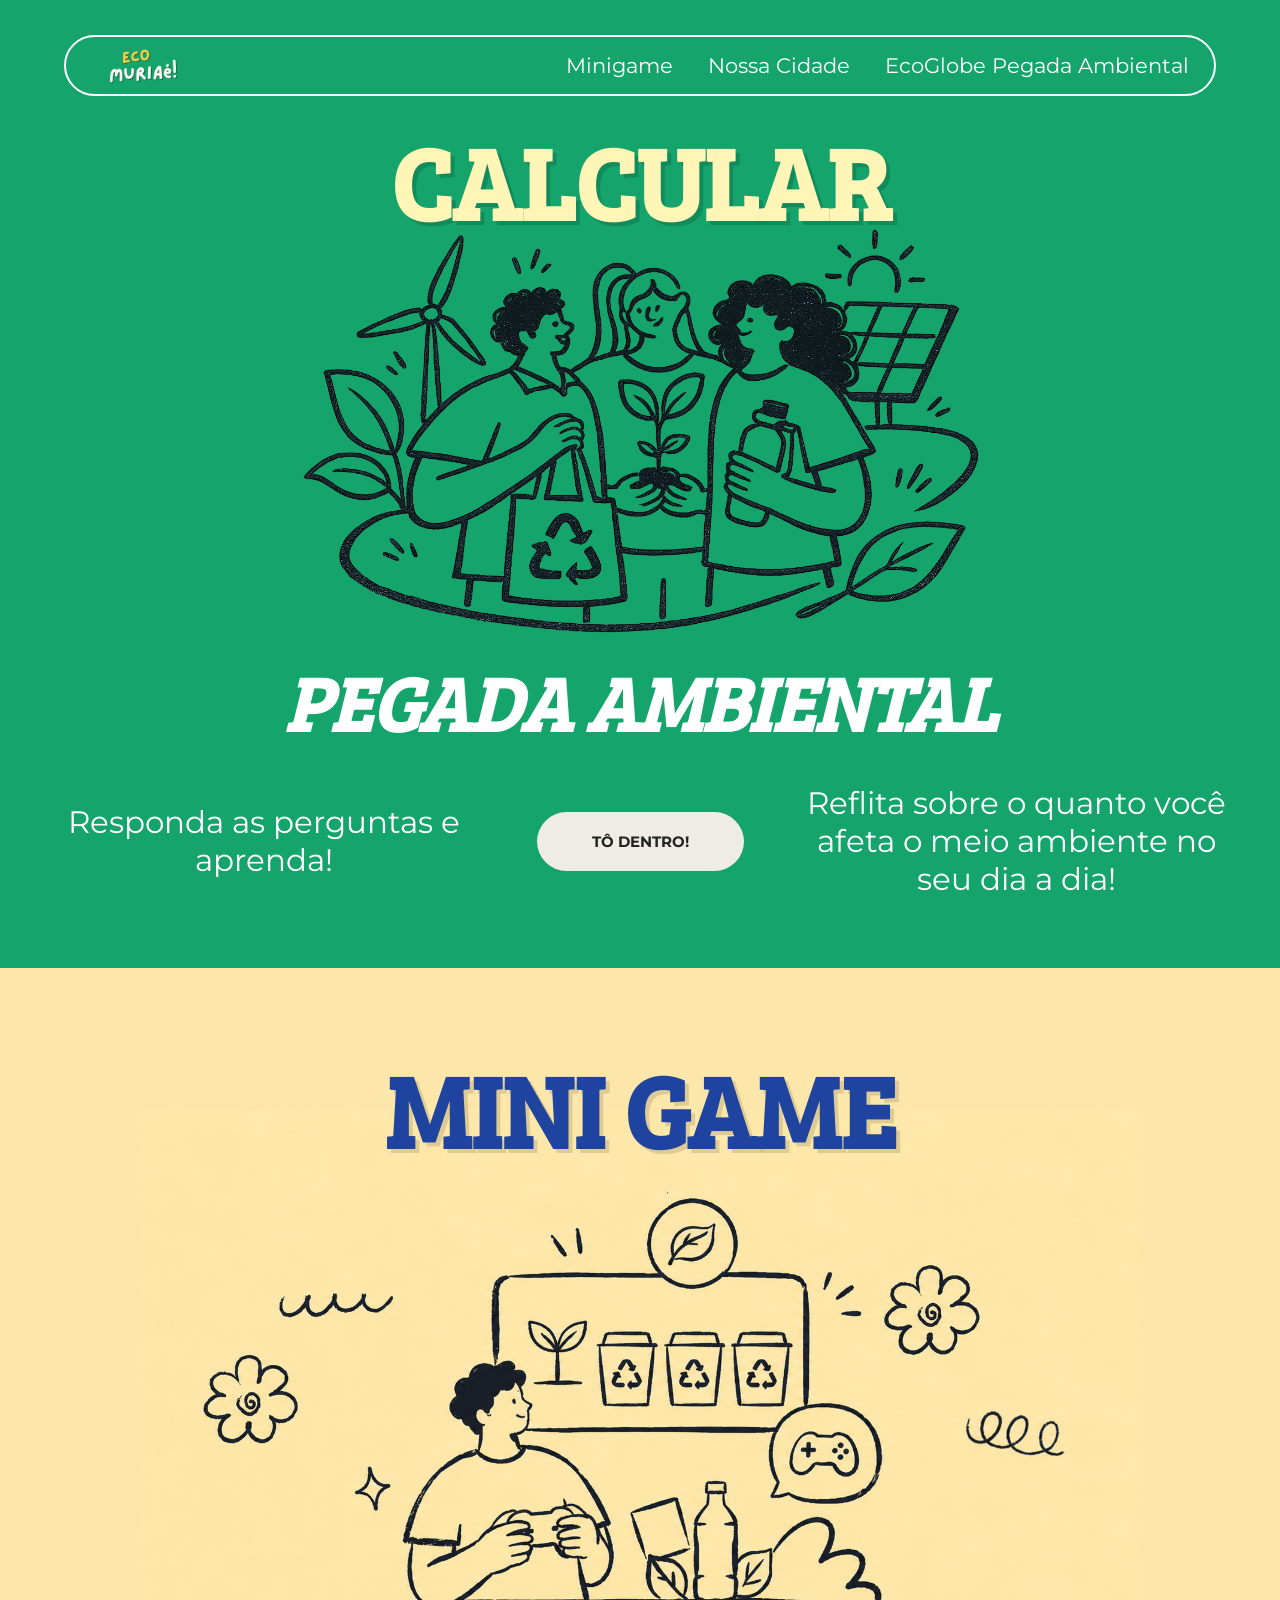
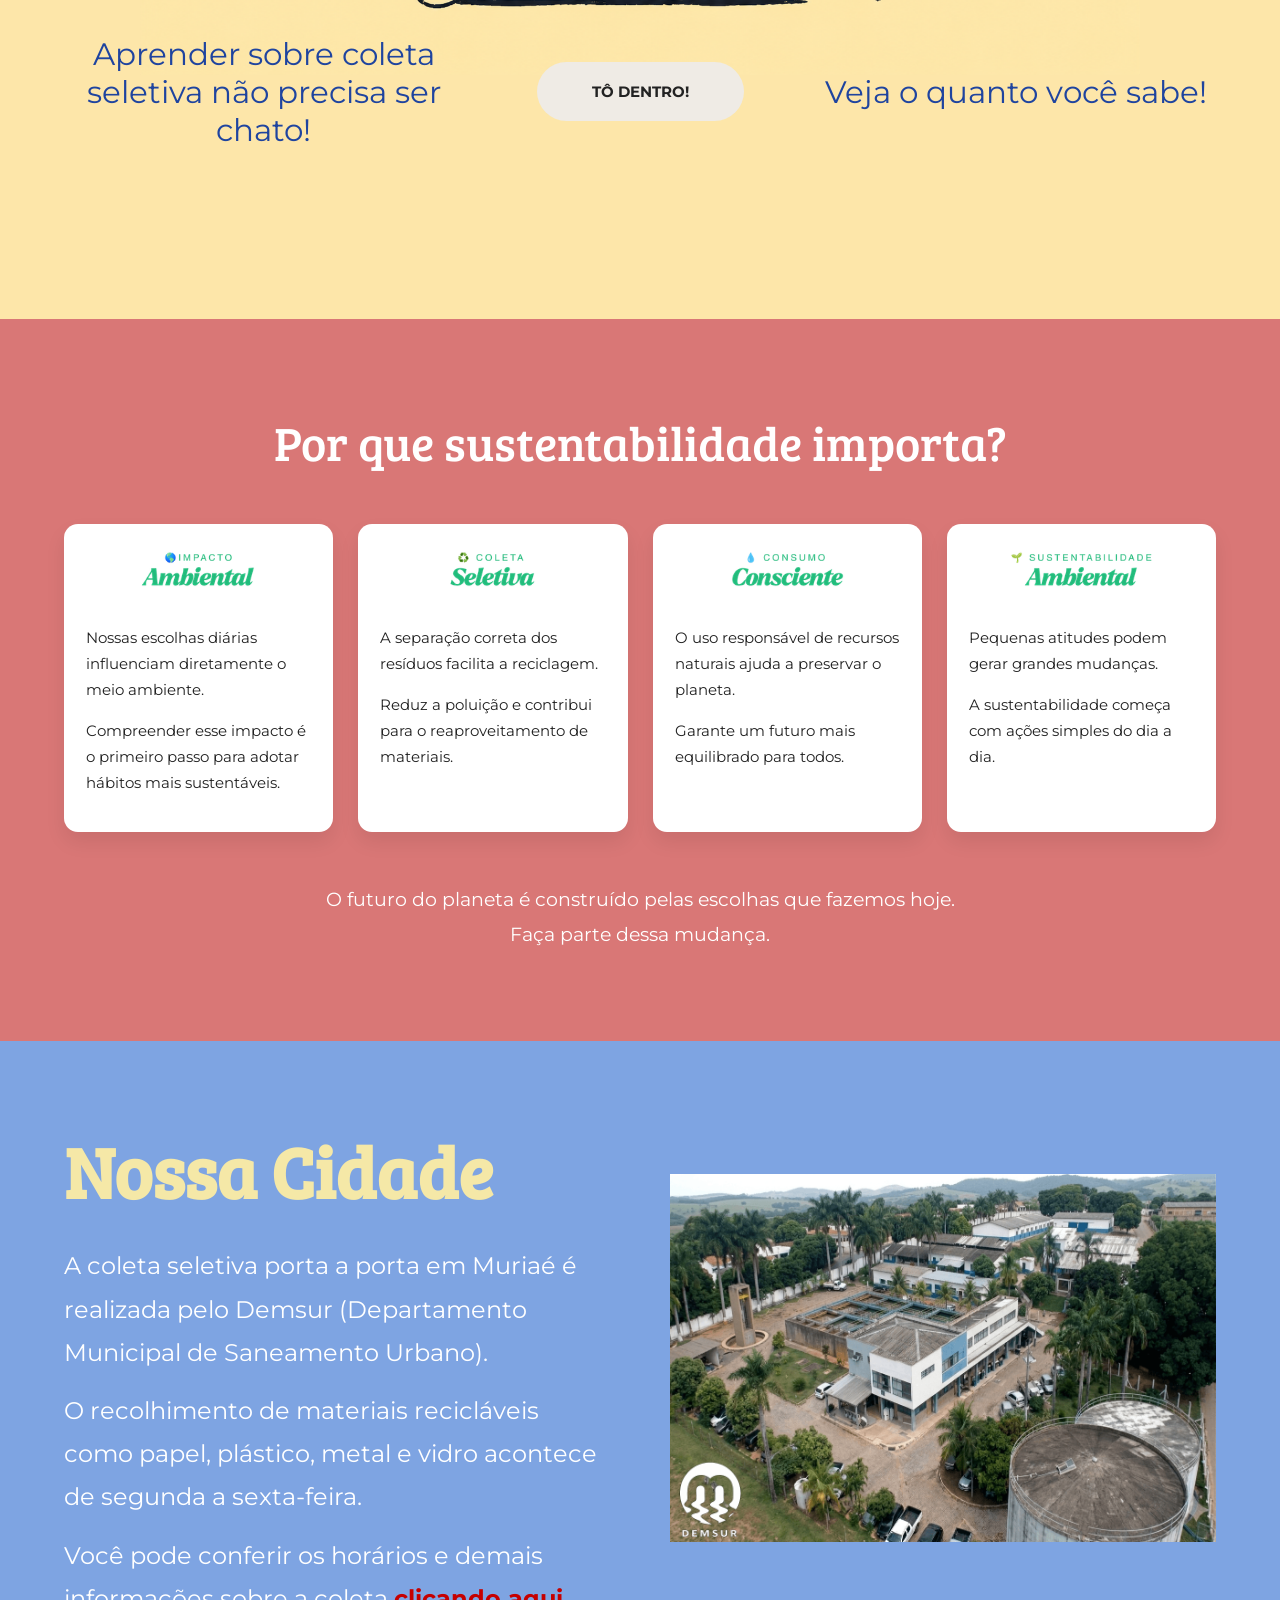
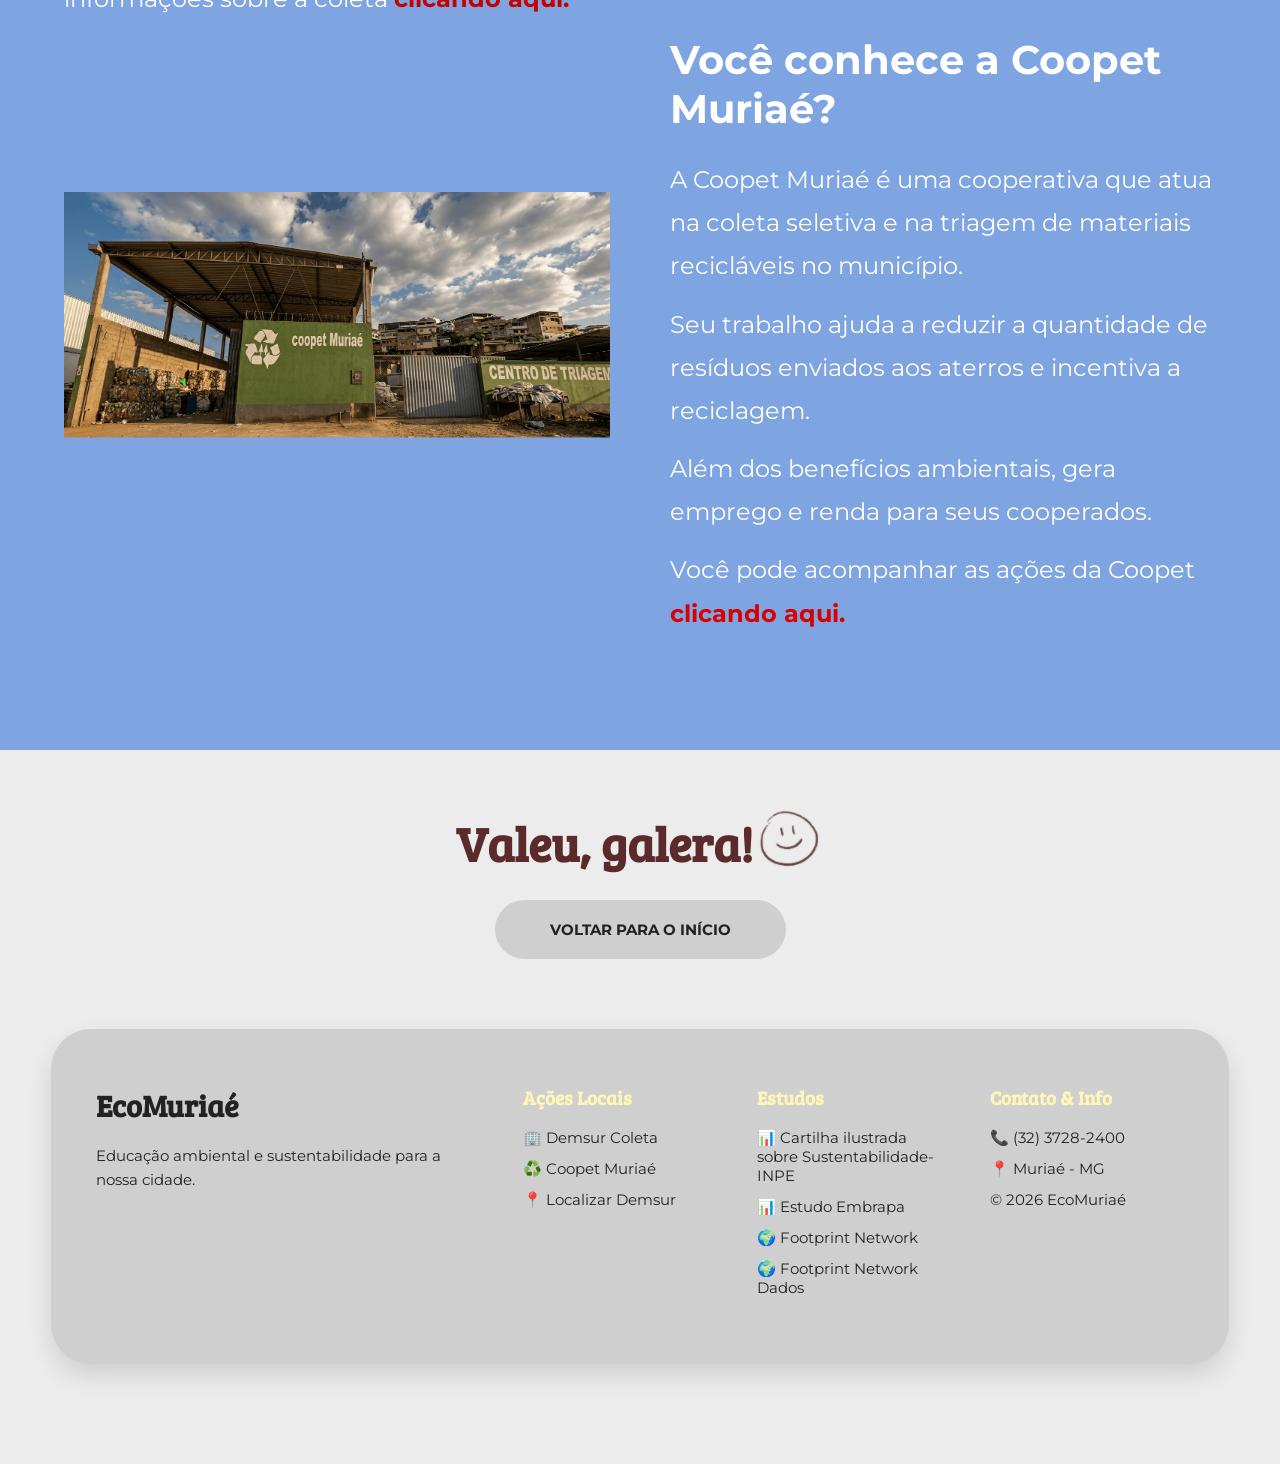
<file: index.html>
<!DOCTYPE html>
<html lang="pt-BR">
<head>
    <meta charset="UTF-8">
    <meta name="viewport" content="width=device-width, initial-scale=1.0">
    <title>Eco Muriaé</title>

    <!-- Google Fonts -->
    <link href="https://fonts.googleapis.com/css2?family=Bree+Serif&family=Montserrat:wght@300;400;500;600;700&display=swap" rel="stylesheet">

    <link rel="stylesheet" href="style.css">
</head>
<body>

    <!-- ========================================= -->
    <!-- HEADER -->
    <!-- ========================================= -->

    <header class="header">
        <div class="logo">
            <img src="img/EcoMuriae.png" alt="logo EcoMuriaé">
        </div>

        <nav class="menu">
            <a href="#minigame">Minigame</a>
            <a href="#cidade">Nossa Cidade</a>
            <a href="comparador/index.html">EcoGlobe Pegada Ambiental</a>
        </nav>
    </header>

    <!-- ========================================= -->
    <!-- HERO CALCULADORA -->
    <!-- ========================================= -->

    <section id="calculadora" class="hero hero-green">

        <!-- Elementos Decorativos -->

        <div class="hero-content">
            <h1 class="hero-title">
                    CALCULAR
                </h1>

            <div class="hero-illustration">
                <img src="img/calculadora1.png" alt="Banner Calculadora de pegada Ambiental">
                <!--
                    INSERIR ILUSTRAÇÃO PRINCIPAL AQUI

                    Ex:
                    <img src="images/calculadora-ilustracao.png" alt="">
                -->
            </div>

            <div class="hero-text">

                

                <h2 class="hero-subtitle">
                    PEGADA AMBIENTAL
                </h2>

                <div class="hero-bottom">

                    <p>
                        Responda as perguntas e aprenda!
                    </p>

                    <a href="quiz/index.html" class="btn-primary">
                        TÔ DENTRO!
                    </a>

                    <p>
                        Reflita sobre o quanto você afeta o meio ambiente no seu dia a dia!
                    </p>

                </div>

            </div>

        </div>

    </section>

    <!-- ========================================= -->
    <!-- HERO GAME -->
    <!-- ========================================= -->

    <section id="minigame" class="hero hero-beige">

        <div class="hero-content reverse">

            <div class="hero-text">

                <h2 class="hero-title blue">
                    Mini Game
                </h2>

                <div class="hero-illustration-game">
                <img src="img/minigame.png" alt="Banner MiniGame Educativo coleta seletiva">
                </div>

                <div class="hero-bottom">

                    <p>
                        Aprender sobre coleta seletiva não precisa ser chato!
                    </p>

                    <a href="game/index.html" class="btn-primary">
                        TÔ DENTRO!
                    </a>

                    <p>
                        Veja o quanto você sabe!
                    </p>

                </div>

            </div>

        </div>

    </section>

    <!-- ========================================= -->
    <!-- SUSTENTABILIDADE -->
    <!-- ========================================= -->

    <section class="sustentabilidade">

        <div class="container">

            <h2>
                Por que sustentabilidade importa?
            </h2>

            <div class="cards">

                <!-- CARD 1 -->

                <article class="card">

                    <span class="card-tag">
                        <img src="img/impacto_ambiental.png" alt="Título impacto Ambiental">
                    </span>

                    <p>
                        Nossas escolhas diárias influenciam diretamente o meio ambiente.
                    </p>

                    <p>
                        Compreender esse impacto é o primeiro passo para adotar hábitos mais sustentáveis.
                    </p>

                </article>

                <!-- CARD 2 -->

                <article class="card">

                    <span class="card-tag">
                        <img src="img/coleta_seletiva.png" alt="Título Coleta seletiva">
                    </span>

                    <p>
                        A separação correta dos resíduos facilita a reciclagem.
                    </p>

                    <p>
                        Reduz a poluição e contribui para o reaproveitamento de materiais.
                    </p>

                </article>

                <!-- CARD 3 -->

                <article class="card">

                    <span class="card-tag">
                        <img src="img/consumo_consciente.png" alt="Título Consumo Consciente">
                    </span>
                    </span>

                    <p>
                        O uso responsável de recursos naturais ajuda a preservar o planeta.
                    </p>

                    <p>
                        Garante um futuro mais equilibrado para todos.
                    </p>

                </article>

                <!-- CARD 4 -->

                <article class="card">

                    <span class="card-tag">
                        <img src="img/sustentabilidade_ambiental.png" alt="Título Sustentabilidade Ambiental">
                    </span>
                    </span>

                    <p>
                        Pequenas atitudes podem gerar grandes mudanças.
                    </p>

                    <p>
                        A sustentabilidade começa com ações simples do dia a dia.
                    </p>

                </article>

            </div>

            <p class="frase-impacto">
                O futuro do planeta é construído pelas escolhas que fazemos hoje.
                <br>
                Faça parte dessa mudança.
            </p>

        </div>

    </section>

    <!-- ========================================= -->
    <!-- NOSSA CIDADE -->
    <!-- ========================================= -->

    <section id="cidade" class="cidade">

        <div class="container cidade-grid">

            <div class="cidade-texto">

                <h2>Nossa Cidade</h2>

                <p>
                    A coleta seletiva porta a porta em Muriaé é realizada pelo Demsur
                    (Departamento Municipal de Saneamento Urbano).
                </p>

                <p>
                    O recolhimento de materiais recicláveis como papel, plástico,
                    metal e vidro acontece de segunda a sexta-feira.
                </p>

                <p>
                    Você pode conferir os horários e demais informações sobre a coleta
                    <a href="https://www.demsur.com.br/pagina/91/coleta-seletiva" target="_blank">
                        clicando aqui.
                    </a>
                </p>

            </div>

            <div class="demsur-imagem">

            <img src="img/demsur.png" alt="Imagem Aerea Demsur" title="Sede Demsur em Muriaé.">
            
            <span class="demsur-logo">
            <img src="img/demsur-logo.png" alt="Logo Demsur">
            </span>
            
            </div>

            

        </div>

    </section>

    <!-- ========================================= -->
    <!-- COOPET -->
    <!-- ========================================= -->

    <section class="coopet">

        <div class="container coopet-grid">

            <div class="coopet-imagem">
            <img src="img/coopet.png" 
            alt="Imagem Cooperativa de Trabalho para Reciclagem e Prestação de Serviço(Coopet)"
            title="Sede Coopet Muriaé.">

            </div>

            <div class="coopet-texto">

                <h2>
                    Você conhece a Coopet Muriaé?
                </h2>

                <p>
                    A Coopet Muriaé é uma cooperativa que atua na coleta seletiva
                    e na triagem de materiais recicláveis no município.
                </p>

                <p>
                    Seu trabalho ajuda a reduzir a quantidade de resíduos enviados
                    aos aterros e incentiva a reciclagem.
                </p>

                <p>
                    Além dos benefícios ambientais, gera emprego e renda para seus cooperados.
                </p>

                <p>
                    Você pode acompanhar as ações da Coopet
                    <a href="https://www.instagram.com/coopetmuriae/" target="_blank">
                        clicando aqui.
                    </a>
                </p>

            </div>

        </div>

    </section>

    <!-- ========================================= -->
    <!-- FOOTER -->
    <!-- ========================================= -->

    <footer class="footer">

        <h2>
            Valeu, galera! <img src="img/emoji.png" alt="Emoji smile">
        </h2>

        <a href="#top" class="btn-primary-footer">
            VOLTAR PARA O INÍCIO
        </a>

       <div class="footer-video">
        <div class="footer-box-grid">
            
            <div class="footer-box-col">
                <h3 class="brand-title">EcoMuriaé</h3>
                <p class="brand-text">Educação ambiental e sustentabilidade para a nossa cidade.</p>
            </div>

            <div class="footer-box-col">
                <h3>Ações Locais</h3>
                <ul>
                    <li><a href="https://www.demsur.com.br/pagina/91/coleta-seletiva" target="_blank">🏢 Demsur Coleta</a></li>
                    <li><a href="https://www.instagram.com/coopetmuriae/" target="_blank">♻️ Coopet Muriaé</a></li>
                    <li><a href="https://www.google.com/maps/search/Demsur+Muriae" target="_blank">📍 Localizar Demsur</a></li>
                </ul>
            </div>

            <div class="footer-box-col">
                <h3>Estudos</h3>
                <ul>
                    <li><a href="https://www.inpe.br/noticias/arquivos/pdf/Cartilha%20-%20Pegada%20Ecologica%20-%20web.pdf" target="_blank">📊 Cartilha ilustrada sobre Sustentabilidade-INPE</a></li>
                    <li><a href="https://www.alice.cnptia.embrapa.br/alice/bitstream/doc/906841/1/Composicao.pdf" target="_blank">📊 Estudo Embrapa</a></li>
                    <li><a href="https://www.footprintnetwork.org/" target="_blank">🌍 Footprint Network</a></li>
                    <li><a href="https://worldpopulationreview.com/country-rankings/ecological-footprint-by-country" target="_blank">🌍 Footprint Network Dados</a></li>
                </ul>
            </div>

            <div class="footer-box-col">
                <h3>Contato & Info</h3>
                <ul>
                    <li>📞 (32) 3728-2400</li>
                    <li>📍 Muriaé - MG</li>
                    <li>© 2026 EcoMuriaé</li>
                </ul>
            </div>

         </div>
        </div>

    </footer>
</body>
</html>
</file>
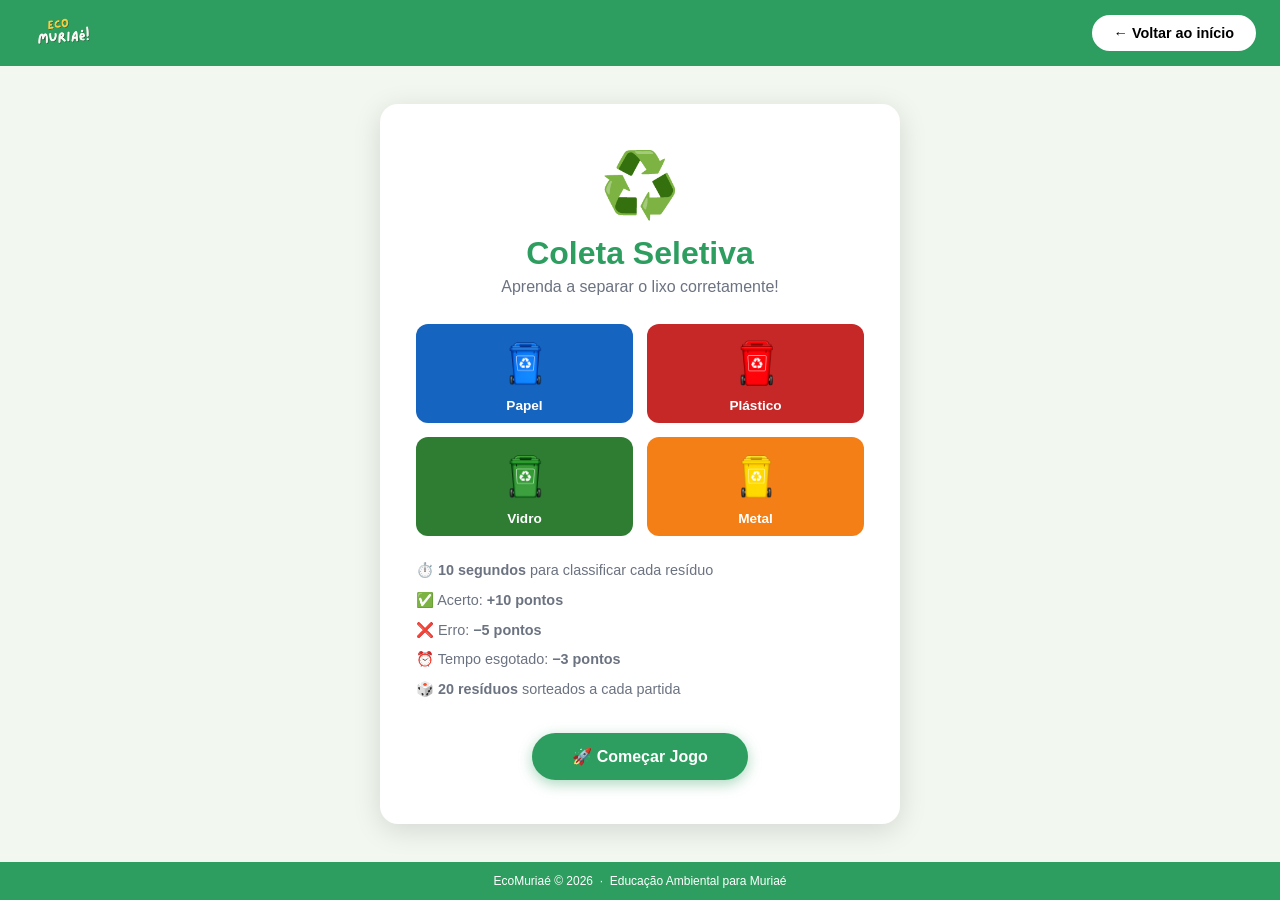
<file: game/index.html>
<!DOCTYPE html>
<html lang="pt-BR">
<head>
  <meta charset="UTF-8" />
  <meta name="viewport" content="width=device-width, initial-scale=1.0" />
  <title>EcoMuriaé – Coleta Seletiva</title>
  <link rel="stylesheet" href="style.css" />
</head>
<body class="pagina-inicio">

  <!-- ========== CABEÇALHO ========== -->
   
  <header class="cabecalho">
  <div class="logo-area">
    <img src="../img/EcoMuriae.png" alt="Logo EcoMuriaé" class="logo-img" />
  </div>
  <a href="../index.html" class="btn-voltar">← Voltar ao início</a>
</header>

  <!-- ========== CONTEÚDO PRINCIPAL ========== -->
  <main class="main-inicio">

    <div class="card-intro">

      <div class="intro-icone">♻️</div>
      <h1 class="intro-titulo">Coleta Seletiva</h1>
      <p class="intro-subtitulo">Aprenda a separar o lixo corretamente!</p>

      <!-- Legenda das cores das lixeiras -->
      <div class="legenda-grid">

        <div class="legenda-item papel">
          <div class="legenda-img-caixa">
            <img src="../img/lixeira_azul.png" alt="Lixeira Azul" class="legenda-img" />
          </div>
          <span>Papel</span>
        </div>

        <div class="legenda-item plastico">
          <div class="legenda-img-caixa">
            <img src="../img/lixeira_vermelha.png" alt="Lixeira Vermelha" class="legenda-img" />
          </div>
          <span>Plástico</span>
        </div>

        <div class="legenda-item vidro">
          <div class="legenda-img-caixa">
            <img src="../img/lixeira_verde.png" alt="Lixeira Verde" class="legenda-img" />
          </div>
          <span>Vidro</span>
        </div>

        <div class="legenda-item metal">
          <div class="legenda-img-caixa">
            <img src="../img/lixeira_amarela.png" alt="Lixeira Amarela" class="legenda-img" />
          </div>
          <span>Metal</span>
        </div>

      </div>
      <!-- /legenda-grid -->

      <!-- Regras rápidas -->
      <ul class="regras-lista">
        <li>⏱️ <strong>10 segundos</strong> para classificar cada resíduo</li>
        <li>✅ Acerto: <strong>+10 pontos</strong></li>
        <li>❌ Erro: <strong>−5 pontos</strong></li>
        <li>⏰ Tempo esgotado: <strong>−3 pontos</strong></li>
        <li>🎲 <strong>20 resíduos</strong> sorteados a cada partida</li>
      </ul>

      <!-- Botão que leva para a página do jogo -->
      <a href="jogo.html" class="btn-primario">🚀 Começar Jogo</a>
    </div>
    <!-- /card-intro -->

  </main>

  <!-- ========== RODAPÉ ========== -->
  <footer class="rodape">
    <p>EcoMuriaé &copy; 2026 &nbsp;·&nbsp; Educação Ambiental para Muriaé</p>
  </footer>

  <!-- Esta página não precisa de JavaScript: o botão "Começar Jogo"
       acima é só um link comum, que já leva direto para o jogo. -->

</body>
</html>
</file>
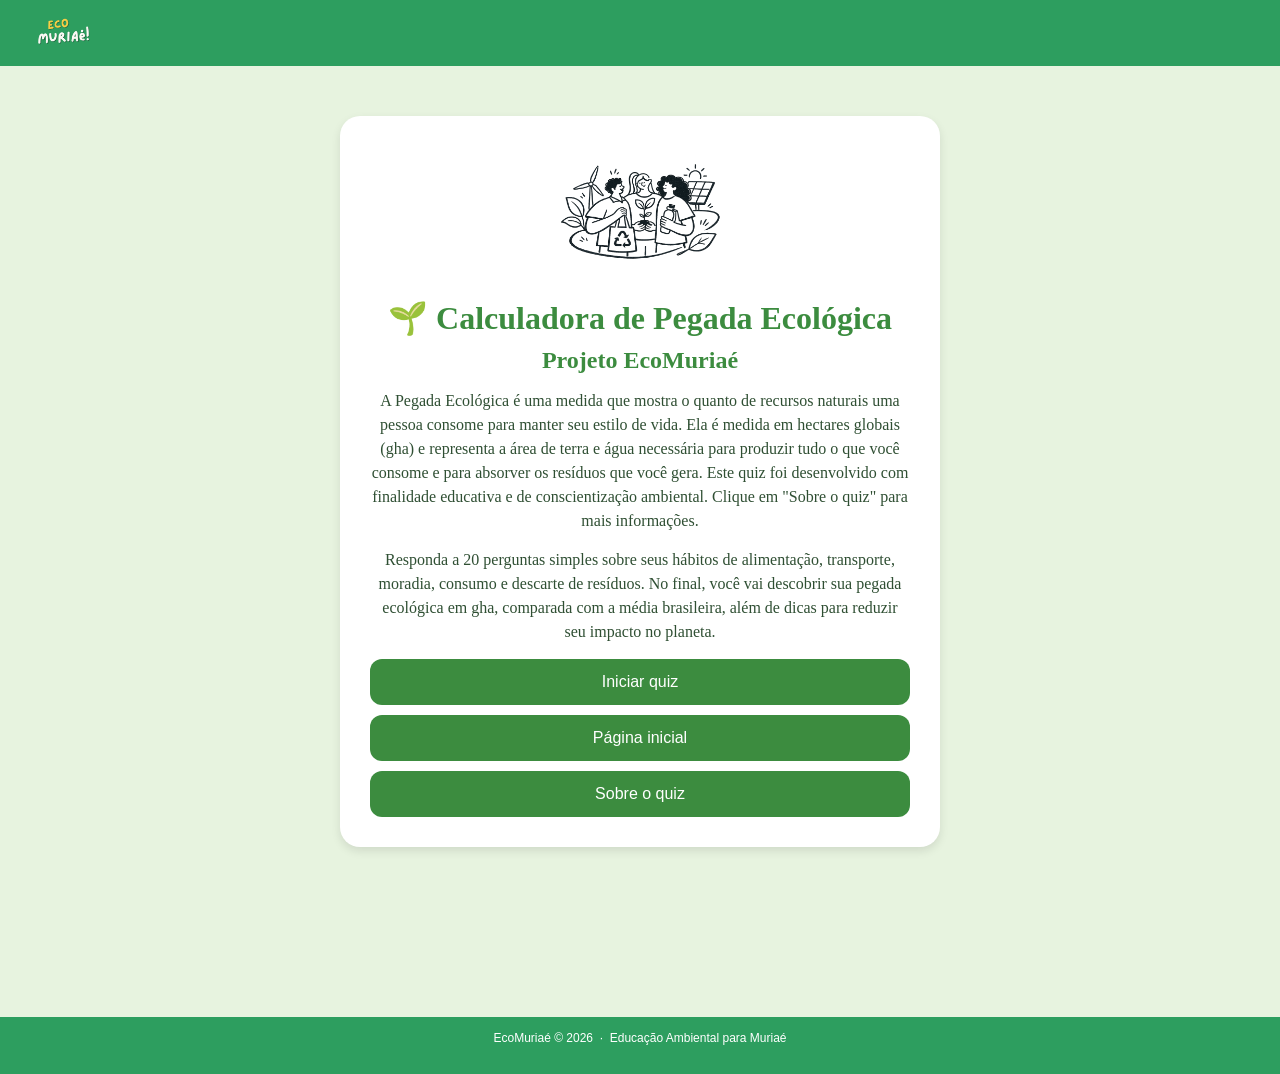
<file: quiz/index.html>
<!DOCTYPE html>
<html lang="pt-br">
<head>
  <meta charset="UTF-8">
  <title>EcoMuriaé - Quiz de Pegada Ecológica</title>
  <link rel="stylesheet" href="style.css">
</head>
<body>

  <header class="cabecalho">
    <div class="logo-area">
      <img src="../img/EcoMuriae.png" alt="Logo EcoMuriaé" class="logo-img" />
   </div>
  </header>

  <div class="container">

    <div class="cartao">

      <img src="../img/calculadora1.png" alt="Logo do EcoMuriaé" class="logo">

      <h1>🌱 Calculadora de Pegada Ecológica</h1>

      <h2>Projeto EcoMuriaé</h2>

      <p>
        A Pegada Ecológica é uma medida que mostra o quanto de recursos naturais
        uma pessoa consome para manter seu estilo de vida. Ela é medida em
        hectares globais (gha) e representa a área de terra e água necessária
        para produzir tudo o que você consome e para absorver os resíduos que
        você gera. Este quiz foi desenvolvido com finalidade educativa e de conscientização
        ambiental. Clique em "Sobre o quiz" para mais informações.
      </p>

      <p>
        Responda a 20 perguntas simples sobre seus hábitos de alimentação,
        transporte, moradia, consumo e descarte de resíduos. No final, você vai
        descobrir sua pegada ecológica em gha, comparada com a média brasileira,
        além de dicas para reduzir seu impacto no planeta.
      </p>

      <button class="botaoPrincipal" onclick="iniciarQuiz()">Iniciar quiz</button>
      <button class="botaoPrincipal" onclick="location.href='../index.html'">Página inicial</button>
      <button class="botaoPrincipal" onclick="location.href='../sobre/index.html'">Sobre o quiz</button>
    </div>

  </div>
  
  <footer class="rodape">
      <p>EcoMuriaé &copy; 2026 &nbsp;·&nbsp; Educação Ambiental para Muriaé</p>
      
  </footer>
  <script src="script.js"></script>
</body>
</html>
</file>
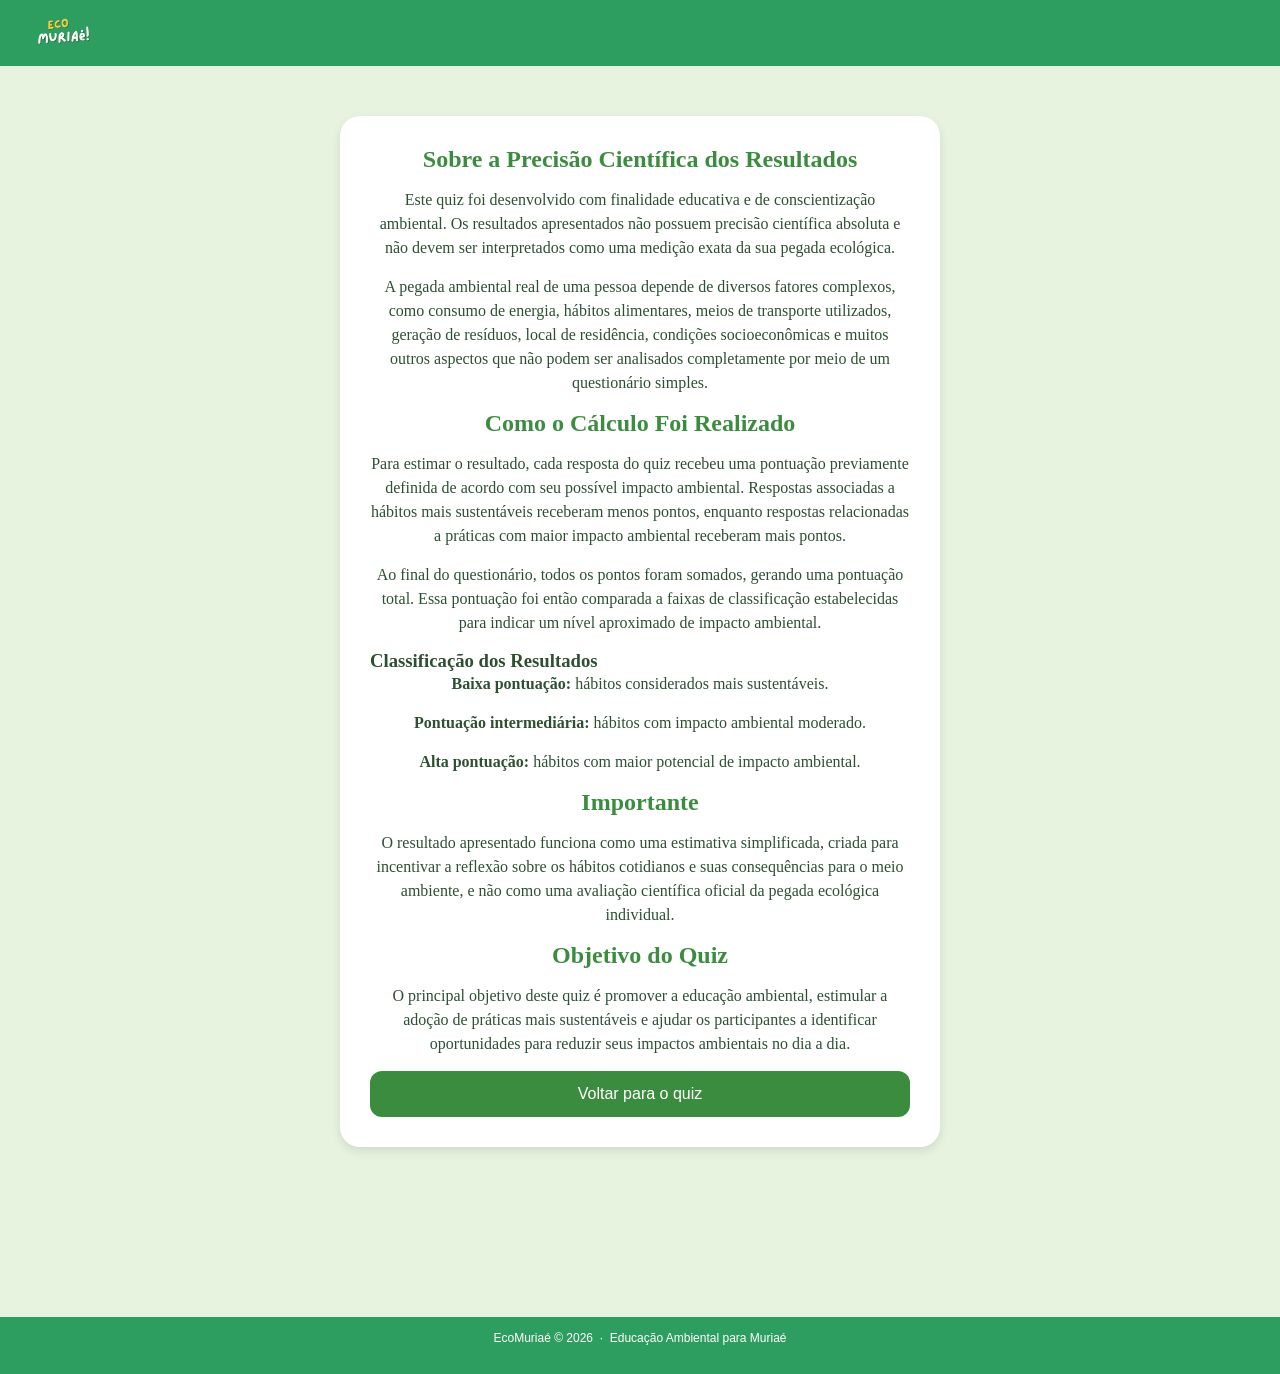
<file: sobre/index.html>
<!DOCTYPE html>
<html lang="pt-br">
<head>
  <meta charset="UTF-8">
  <title>EcoMuriaé - Quiz de Pegada Ecológica</title>
  <link rel="stylesheet" href="../quiz/style.css">
</head>
<body>

  <header class="cabecalho">
    <div class="logo-area">
      <img src="../img/EcoMuriae.png" alt="Logo EcoMuriaé" class="logo-img" />
   </div>
  </header>

  <div class="container">

    <div class="cartao">

<section class="explicacao-quiz">

  <h2>Sobre a Precisão Científica dos Resultados</h2>

  <p>
    Este quiz foi desenvolvido com finalidade educativa e de conscientização
    ambiental. Os resultados apresentados não possuem precisão científica
    absoluta e não devem ser interpretados como uma medição exata da sua
    pegada ecológica.
  </p>

  <p>
    A pegada ambiental real de uma pessoa depende de diversos fatores
    complexos, como consumo de energia, hábitos alimentares, meios de
    transporte utilizados, geração de resíduos, local de residência,
    condições socioeconômicas e muitos outros aspectos que não podem ser
    analisados completamente por meio de um questionário simples.
  </p>

  <h2>Como o Cálculo Foi Realizado</h2>

  <p>
    Para estimar o resultado, cada resposta do quiz recebeu uma pontuação
    previamente definida de acordo com seu possível impacto ambiental.
    Respostas associadas a hábitos mais sustentáveis receberam menos pontos,
    enquanto respostas relacionadas a práticas com maior impacto ambiental
    receberam mais pontos.
  </p>

  <p>
    Ao final do questionário, todos os pontos foram somados, gerando uma
    pontuação total. Essa pontuação foi então comparada a faixas de
    classificação estabelecidas para indicar um nível aproximado de impacto
    ambiental.
  </p>

  <h3>Classificação dos Resultados</h3>

  <p>
    <strong>Baixa pontuação:</strong> hábitos considerados mais sustentáveis.
  </p>

  <p>
    <strong>Pontuação intermediária:</strong> hábitos com impacto ambiental
    moderado.
  </p>

  <p>
    <strong>Alta pontuação:</strong> hábitos com maior potencial de impacto
    ambiental.
  </p>

  <h2>Importante</h2>

  <p>
    O resultado apresentado funciona como uma estimativa simplificada,
    criada para incentivar a reflexão sobre os hábitos cotidianos e suas
    consequências para o meio ambiente, e não como uma avaliação científica
    oficial da pegada ecológica individual.
  </p>

  <h2>Objetivo do Quiz</h2>

  <p>
    O principal objetivo deste quiz é promover a educação ambiental,
    estimular a adoção de práticas mais sustentáveis e ajudar os
    participantes a identificar oportunidades para reduzir seus impactos
    ambientais no dia a dia.
  </p>
 <button class="botaoPrincipal" onclick="location.href='../quiz/index.html'">Voltar para o quiz</button>
</section>

  </div>
  </div>
  <footer class="rodape">
      <p>EcoMuriaé &copy; 2026 &nbsp;·&nbsp; Educação Ambiental para Muriaé</p>
  </footer>
</body>
</html>
</file>
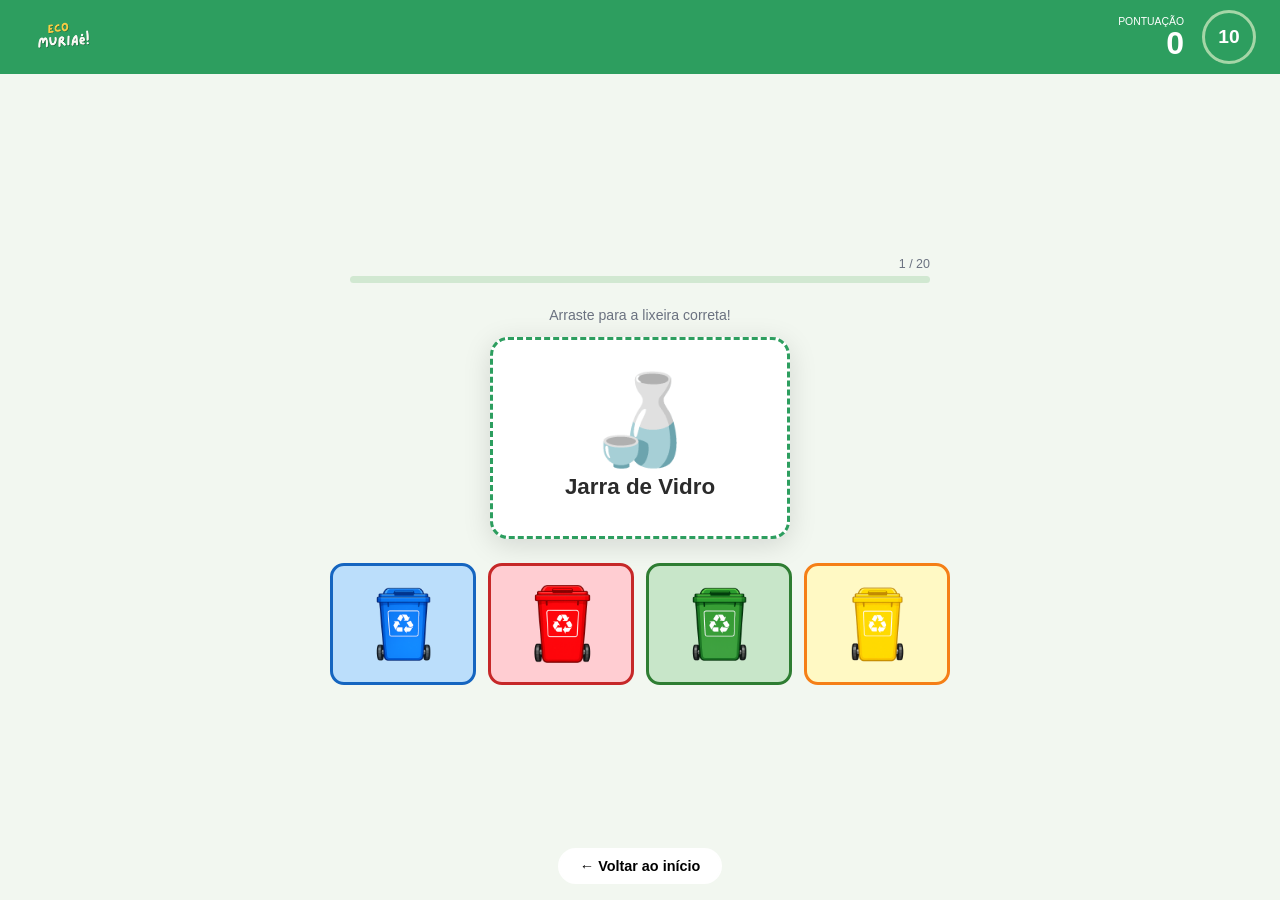
<file: game/jogo.html>
<!DOCTYPE html>
<html lang="pt-BR">
<head>
  <meta charset="UTF-8" />
  <meta name="viewport" content="width=device-width, initial-scale=1.0" />
  <title>EcoMuriaé – Jogando</title>
  <link rel="stylesheet" href="style.css" />
</head>
<body class="pagina-jogo">
<!-- ========== CABEÇALHO COM HUD ========== -->
  <header class="cabecalho">
<!-- Logo menor no canto -->
    <div class="logo-area">
      <img src="../img/EcoMuriae.png" alt="Logo EcoMuriaé" class="logo-img" />
    </div>
<!-- HUD: pontuação + timer -->
    <div class="hud">
      <div class="placar-hud">
        <span class="hud-label">Pontuação</span>
        <span class="hud-valor" id="pontuacao-valor">0</span>
      </div>
<!-- Timer em formato de círculo (sem SVG) -->
<!-- O script.js troca a cor de fundo (classe "urgente") quando o tempo está acabando -->
      <div class="timer-bloco" id="timer-bloco">
        <span class="timer-numero" id="timer-valor">10</span>
      </div>
    </div>
<!-- /hud -->
  </header>
<!-- ========== CONTEÚDO DO JOGO ========== -->
  <main class="main-jogo">
<!-- Barra de progresso (quantos resíduos já foram classificados) -->
    <div class="progresso-area">
      <span class="progresso-texto" id="progresso-texto">1 / 20</span>
      <div class="barra-progresso">
        <div class="barra-preenchimento" id="barra-preenchimento"></div>
      </div>
    </div>
<!-- Arena: card do resíduo + mensagem de feedback -->
    <div class="arena">
      <p class="instrucao">Arraste para a lixeira correta!</p>
<!-- Card arrastável — o jogador arrasta este elemento -->
      <div class="residuo-card"
id="residuo-card"
draggable="true"
role="img"
aria-label="Resíduo para classificar">
        <span class="residuo-emoji" id="residuo-emoji">🗞️</span>
        <span class="residuo-nome"  id="residuo-nome">Jornal</span>
      </div>
<!-- Feedback de acerto / erro / tempo esgotado -->
<!-- A classe 'oculto' é removida pelo JS quando há resposta -->
      <div class="feedback oculto" id="feedback">
        <span id="feedback-texto"></span>
      </div>
    </div>
<!-- /arena -->
<!-- Lixeiras da coleta seletiva -->
<!-- data-categoria: o JS compara com o resíduo para saber se acertou -->
<!-- Durante o jogo NÃO aparece o nome — só a cor da lixeira -->
    <div class="lixeiras-container">
      <div class="lixeira papel"
data-categoria="papel"
role="button"
tabindex="0"
aria-label="Lixeira Azul – Papel">
        <div class="lixeira-img-caixa">
          <img class="lixeira-img" src="../img/lixeira_azul.png" alt="Lixeira Azul" />
        </div>
      </div>
      <div class="lixeira plastico"
data-categoria="plastico"
role="button"
tabindex="0"
aria-label="Lixeira Vermelha – Plástico">
        <div class="lixeira-img-caixa">
          <img class="lixeira-img" src="../img/lixeira_vermelha.png" alt="Lixeira Vermelha" />
        </div>
      </div>
      <div class="lixeira vidro"
data-categoria="vidro"
role="button"
tabindex="0"
aria-label="Lixeira Verde – Vidro">
        <div class="lixeira-img-caixa">
          <img class="lixeira-img" src="../img/lixeira_verde.png" alt="Lixeira Verde" />
        </div>
      </div>
      <div class="lixeira metal"
data-categoria="metal"
role="button"
tabindex="0"
aria-label="Lixeira Amarela – Metal">
        <div class="lixeira-img-caixa">
          <img class="lixeira-img" src="../img/lixeira_amarela.png" alt="Lixeira Amarela" />
        </div>
      </div>
    </div>
<!-- /lixeiras-container -->
  </main>
<!-- Botão para abandonar e voltar ao início -->
  <div class="rodape-jogo">
    <a href="index.html" class="btn-voltar" id="btn-voltar">← Voltar ao início</a>
  </div>
<!-- JS exclusivo da página do jogo -->
  <script src="jogo.js"></script>
</body>
</html>
</file>
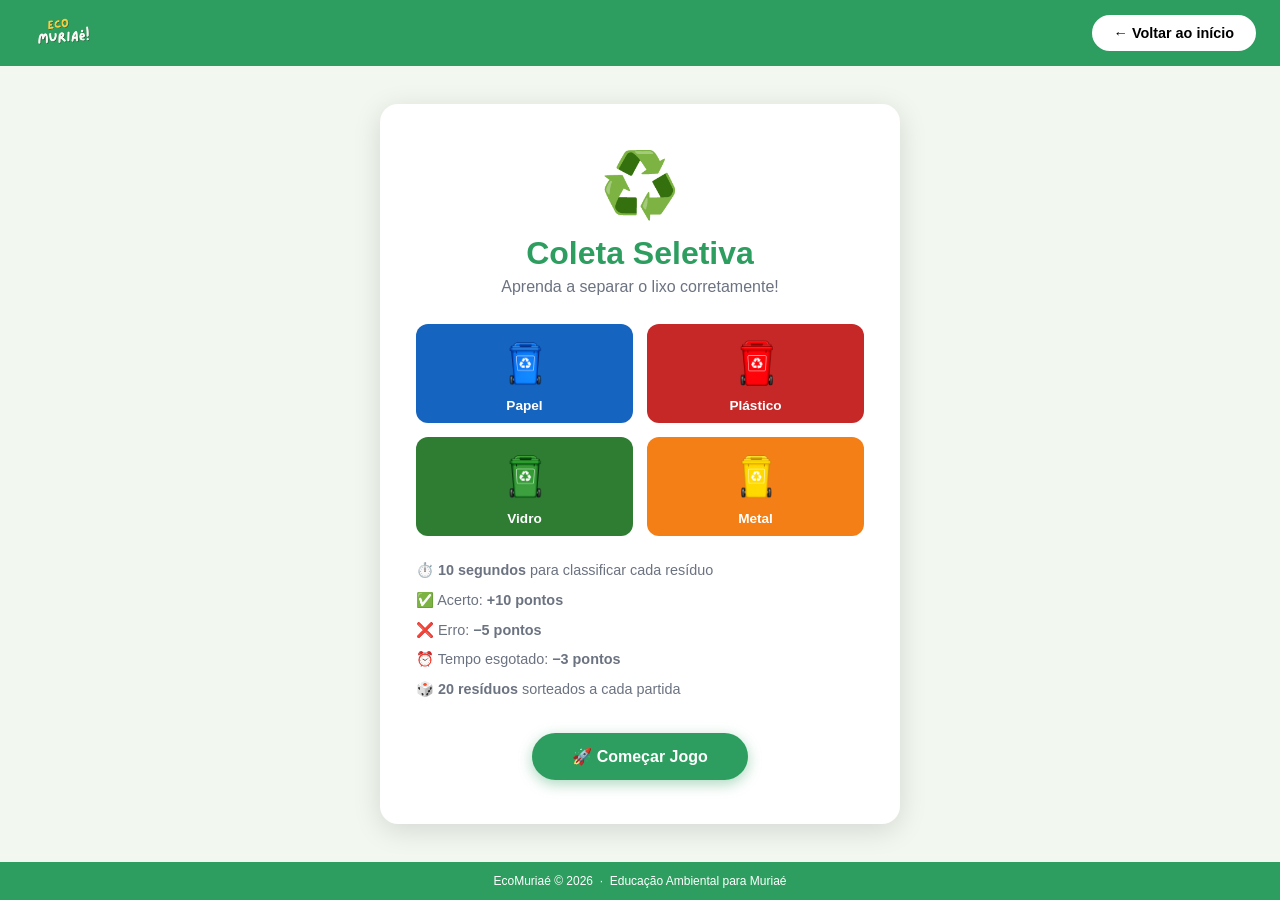
<file: game/resultado.html>
<!DOCTYPE html>
<html lang="pt-BR">
<head>
  <meta charset="UTF-8" />
  <meta name="viewport" content="width=device-width, initial-scale=1.0" />
  <title>EcoMuriaé – Resultado</title>
  <link rel="stylesheet" href="style.css" />
</head>
<body class="pagina-resultado">

  <!-- ========== CABEÇALHO ========== -->
  <header class="cabecalho">
    <div class="logo-area">
      <img src="../img/EcoMuriae.png" alt="Logo EcoMuriaé" class="logo-img" />
    </div>
  </header>

  <!-- ========== RESULTADO ========== -->
  <main class="main-resultado">

    <div class="card-resultado">

      <!-- Ícone dinâmico (🏆 / 🌱 / ♻️) definido pelo JS -->
      <div class="resultado-icone" id="resultado-icone">🏆</div>

      <h1 class="resultado-titulo">Jogo Concluído!</h1>

      <!-- Grade com as 4 estatísticas da partida -->
      <div class="stats-grid">

        <div class="stat-card stat-pts">
          <span class="stat-label">Pontuação</span>
          <span class="stat-valor" id="stat-pontuacao">0</span>
        </div>

        <div class="stat-card stat-ok">
          <span class="stat-label">✅ Acertos</span>
          <span class="stat-valor" id="stat-acertos">0</span>
        </div>

        <div class="stat-card stat-err">
          <span class="stat-label">❌ Erros</span>
          <span class="stat-valor" id="stat-erros">0</span>
        </div>

        <div class="stat-card stat-time">
          <span class="stat-label">⏰ Tempos</span>
          <span class="stat-valor" id="stat-timeouts">0</span>
        </div>

      </div>
      <!-- /stats-grid -->

      <!-- Mensagem personalizada baseada no desempenho -->
      <p class="resultado-mensagem" id="resultado-mensagem"></p>

      <!-- Botões de navegação -->
      <div class="resultado-botoes">

        <!-- Jogar novamente → volta direto para jogo.html e reinicia -->
        <a href="jogo.html" class="btn-primario">🔄 Jogar Novamente</a>

        <!-- Voltar à tela inicial -->
        <a href="index.html" class="btn-secundario">🏠 Início</a>

      </div>

    </div>
    <!-- /card-resultado -->

  </main>

  <!-- ========== RODAPÉ ========== -->
  <footer class="rodape">
    <p>EcoMuriaé &copy; 2026 &nbsp;·&nbsp; Educação Ambiental para Muriaé</p>
  </footer>

  <!-- JS exclusivo da página de resultado -->
  <script src="resultado.js"></script>

</body>
</html>
</file>
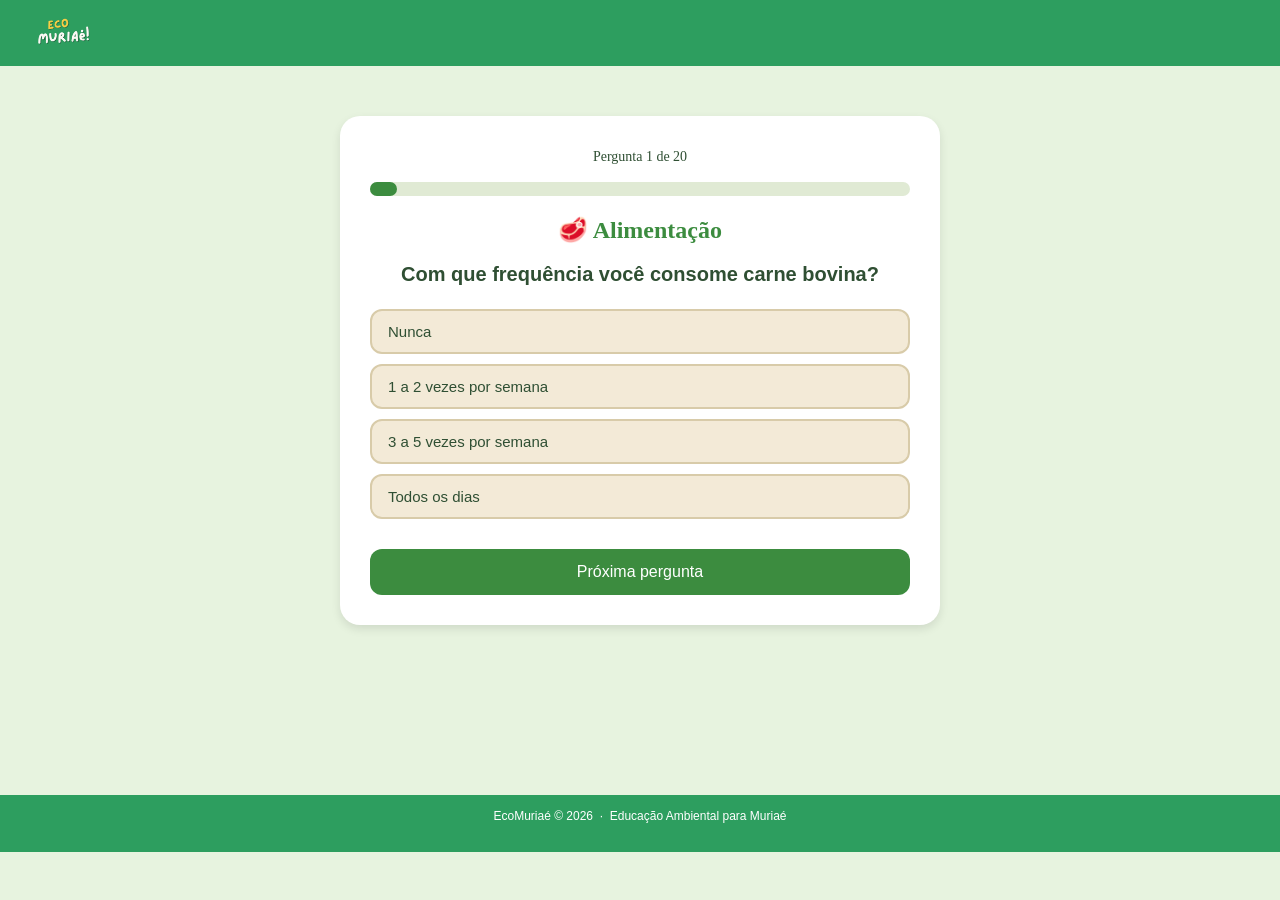
<file: quiz/quiz.html>
<!DOCTYPE html>
<html lang="pt-br">
<head>
  <meta charset="UTF-8">
  <title>EcoMuriaé - Quiz de Pegada Ecológica</title>
  <link rel="stylesheet" href="style.css">
</head>
<body onload="mostrarPergunta()">
 
  <header class="cabecalho">
    <div class="logo-area">
      <img src="../img/EcoMuriae.png" alt="Logo EcoMuriaé" class="logo-img" />
    </div>
  </header>

  <div class="container">

    <div class="cartao">

      <!-- Texto tipo "Pergunta 3 de 20" -->
      <p id="progressoTexto"></p>

      <!-- Barra de progresso simples -->
      <div class="barraProgressoFundo">
        <div id="barraProgresso" class="barraProgressoPreenchida"></div>
      </div>

      <h2 id="temaAtual"></h2>

      <p id="textoPergunta"></p>

      <!-- Aqui os botões de alternativa são criados pelo script.js -->
      <div id="areaAlternativas" class="areaAlternativas"></div>

      <div class="areaBotoesNavegacao">
        <button id="botaoVoltar" class="botaoSecundario" onclick="perguntaAnterior()">Voltar</button>
        <button id="botaoProxima" class="botaoPrincipal" onclick="proximaPergunta()">Próxima pergunta</button>
      </div>

    </div>

  </div>
  <footer class="rodape">
    <p>EcoMuriaé &copy; 2026 &nbsp;·&nbsp; Educação Ambiental para Muriaé</p> 
  </footer>
  <script src="script.js"></script>
</body>
</html>
</file>
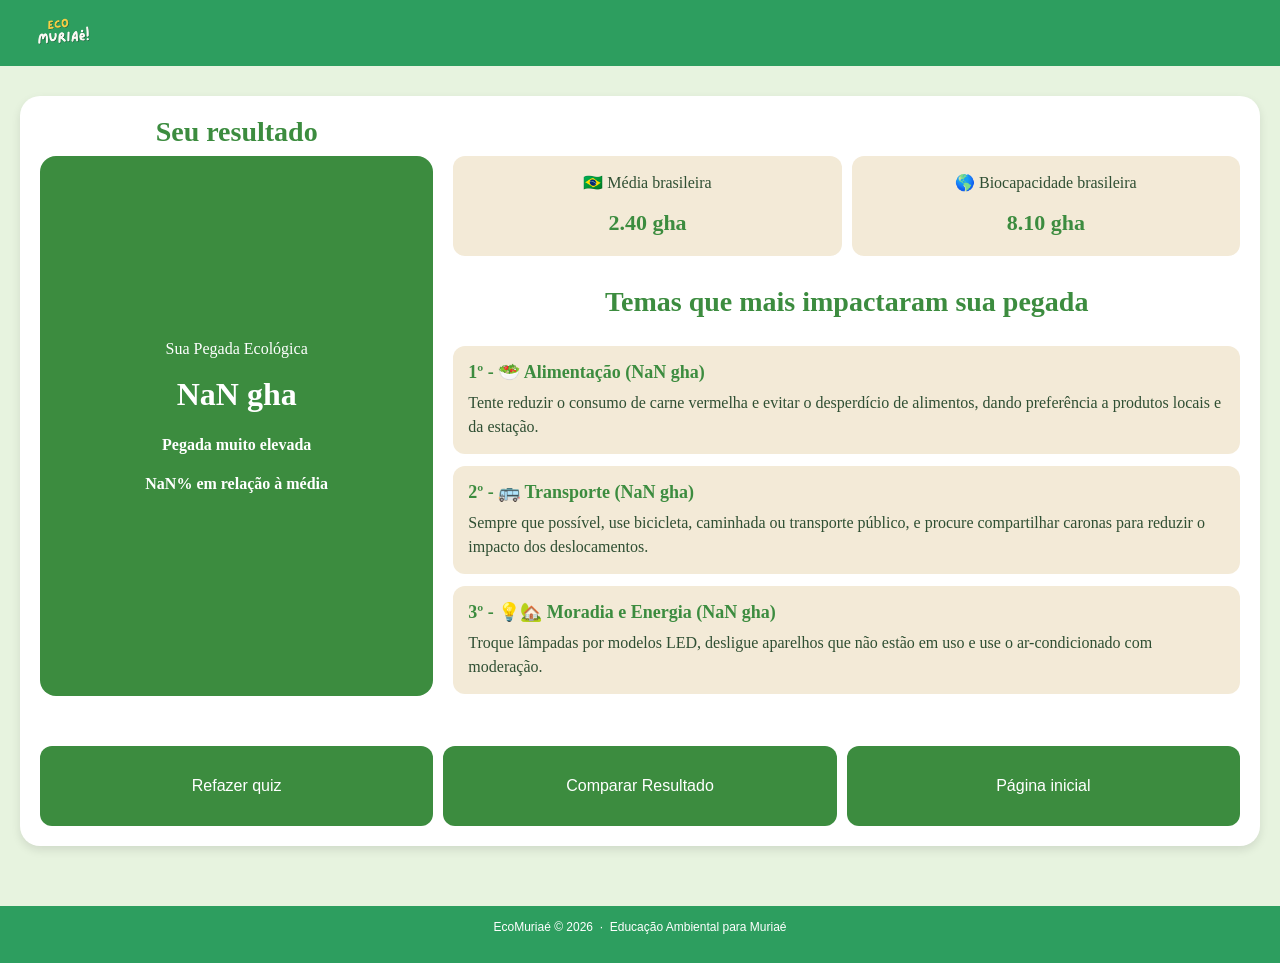
<file: quiz/resultado.html>
<!DOCTYPE html>
<html lang="pt-br">
<head>
  <meta charset="UTF-8">
  <title>EcoMuriaé - Seu Resultado</title>
  <link rel="stylesheet" href="style.css">
</head>
<body onload="mostrarResultado()">

  <header class="cabecalho">
    <div class="logo-area">
      <img src="../img/EcoMuriae.png" alt="Logo EcoMuriaé" class="logo-img" />
    </div>
  </header>

  <div class="container-resultado">

    <div class="cartao-resultado">

      <h1 class="titulo-resultado">Seu resultado</h1>

      <div class="blocoDestaque">
        <p>Sua Pegada Ecológica</p>
        <h2 id="valorPegadaTotal"></h2>
        <p id="valorClassificacao" class="textoClassificacao"></p>
        <p id="valorPercentual" class="textoPercentual"></p>
      </div>

      <div class="blocoComparacao">
        <div class="itemComparacao">
          <p>🇧🇷 Média brasileira</p>
          <h2 id="valorMediaBrasileira"></h2>
        </div>
        <div class="itemComparacao">
          <p>🌎 Biocapacidade brasileira</p>
          <h2 id="valorBiocapacidade"></h2>
        </div>
      </div>

      

      <h2 class="titulo-res-tema">Temas que mais impactaram sua pegada</h2>

      <!-- Aqui o ranking dos 3 temas e as recomendações são criados pelo script.js -->
      <div id="areaRanking"></div>
      <div class="botoes-resultado">
      <button class="botaoPrincipal" onclick="iniciarQuiz()">Refazer quiz</button>
      <button class="botaoPrincipal" onclick="location.href='../comparador/index.html'">Comparar Resultado</button>
      <button class="botaoPrincipal" onclick="location.href='../index.html'">Página inicial</button>
      </div>
    </div>

  </div>

    <footer class="rodape">
    <p>EcoMuriaé &copy; 2026 &nbsp;·&nbsp; Educação Ambiental para Muriaé</p>
    </footer>
  <script src="script.js"></script>
</body>
</html>
</file>
<file: style.css>
/* ==================================================
   RESET
================================================== */

*{
    margin:0;
    padding:0;
    box-sizing:border-box;
}

html{
    scroll-behavior:smooth;
}

body{
    font-family:'Montserrat',sans-serif;
    overflow-x:hidden;
    background:#f5f5f5;
    color:#222;
}

img{
    max-width:100%;
    display:block;
}

a{
    text-decoration:none;
}

.container{
    width:min(1200px,90%);
    margin:auto;
}

/* ==================================================
   HEADER
================================================== */

.header{
    position:absolute;
    top:35px;
    left:50%;
    transform:translateX(-50%);
    width:90%;
    max-width:1200px;

    display:flex;
    justify-content:space-between;
    align-items:center;

    border:2px solid #fff;
    border-radius:50px;

    padding:1px 25px;

    z-index:100;
}

.logo img{
    width: 70%;
}

.menu{
    display:flex;
    gap:35px;
}

.menu a{
    color:white;
    font-size:1.3rem;;
    transition:.3s;
}

.menu a:hover{
    opacity:.7;
}



/* ==================================================
   HERO
================================================== */

.hero{
    min-height:100vh;
    position:relative;

    display:flex;
    justify-content:center;
    align-items:center;

    overflow:hidden;
}

.hero-green{
    background:#15a46b;
}

.hero-beige{
    background:#fde6a9;
    min-height:90vh;
    padding-top: 90px;
}
.hero-beige .hero-content{
    position: relative;
    top: -100px;
}
.hero-content{
    width:min(1200px,92%);
    display:flex;
    flex-direction:column;
    align-items:center;
    justify-content:center;
}

.hero-illustration{
    width:auto;
    height: auto;
    display:flex;
    justify-content:center;
    margin-bottom:0px;
}

.hero-illustration-game{
    width:auto;
    height: auto;
    display:flex;
    justify-content:center;
    margin-bottom:0px;
}

.hero-illustration-game img{
    width: 1000px;
}


.hero-illustration img{
    width: 850px;
}

.hero-text{
    text-align:center;
    width:100%;
}

.hero-title{
    font-family:'Bree Serif',serif;
    font-size:clamp(3rem,8vw,7rem);
    color:#fff5b7;
    text-transform:uppercase;
    line-height:1;
    text-shadow:4px 4px 0 rgba(0,0,0,.15);
    margin-top: 50px;

    position: relative;
    top: 80px; /* desce o CALCULAR */
}

.hero-subtitle{
    font-family:'Bree Serif',serif;
    font-size:clamp(2.2rem,6vw,5rem);
    color:white;
    font-style:italic;

    position: relative;
    top: -70px; /* sobe PEGADA AMBIENTAL */
}

.hero-title.blue{
    color:#1f449f;
    text-shadow:
    4px 4px 0 rgba(0,0,0,.12); 
    font-size:clamp(3.5rem,8vw,7.5rem);
    position: relative;
    top: 50px;
    z-index: 10;
}



.hero-bottom{
    margin-top:30px;

    display:grid;
    grid-template-columns:1fr auto 1fr;
    gap:60px;
    align-items:center;

    position: relative;
    top: -70px;
}

.hero-bottom p{
    color:white;
    font-weight:400;
    font-size:1.95rem;
}

.hero-beige .hero-bottom p{
    color:#1f449f;
}

.btn-primary{
    background:#efebe5;
    color:#222;

    border-radius:40px;

    padding:20px 55px;

    font-weight:700;
    font-size:.95rem;

    transition:.3s;
}

.btn-primary:hover{
    transform:translateY(-4px);
}

/* ==================================================
   PLACEHOLDER IMAGENS
================================================== */

.placeholder-image{
    width:150%;
    max-width:850px;
    min-height:500px;

    

    display:flex;
    align-items:center;
    justify-content:center;

    font-weight:700;

    border-radius:20px;

  
}

/* ==================================================
   DECORAÇÕES
================================================== */

.decor{
    position:absolute;
    color:#111;
    font-size:3rem;
    opacity:.7;
}

.decor-left-top{
    top:120px;
    left:50px;
}

.decor-right-bottom{
    right:60px;
    bottom:120px;
}

/* ==================================================
   SUSTENTABILIDADE
================================================== */

.sustentabilidade{
    background:#d97776;
    padding:90px 0;
}

.sustentabilidade h2{
    text-align:center;
    color:white;

    font-family:'Bree Serif',serif;
    font-size:3rem;
    font-weight:400;

    margin-bottom:50px;
}

.cards{
    display:grid;
    grid-template-columns:repeat(4,1fr);
    gap:25px;
}

.card{
    background:white;

    border-radius:14px;

    padding:22px;

    min-height:280px;

    box-shadow:
    0 10px 20px rgba(0,0,0,.08);
}

.card:hover{
    transform:translateY(-10px);

    box-shadow:
        0 20px 30px rgba(0,0,0,.15);
}

.card-tag{
    display:block;

    color:#3ca67b;

    font-weight:700;

    margin-bottom:20px;

    text-align:center;
}

.card p{
    font-size:.95rem;
    line-height:1.7;
    margin-bottom:15px;
}

.frase-impacto{
    margin-top:50px;

    text-align:center;

    color:white;

    font-size:1.2rem;

    line-height:1.8;
}

/* ==================================================
   NOSSA CIDADE
================================================== */

.cidade{
    background:#7ea4e2;
    padding-top:80px;
    padding-bottom: 0px;
}

.cidade-grid{
    display:grid;
    grid-template-columns:1fr 1fr;
    gap:60px;
    align-items:center;
}

.cidade h2{
    font-family:'Bree Serif',serif;
    color:#f5e8a7;
    font-size:4.5rem;
    margin-bottom:25px;
}

.cidade p{
    color:white;
    line-height:1.8;
    margin-bottom:15px;
    font-size: 1.5rem;
}

.cidade a{
    color:#c60000;
    font-weight:700;
}

.cidade a:hover{
    text-decoration: underline;
}

.demsur-imagem {
    min-height:200px;
    position: relative;
}

.demsur-logo {
       position: absolute;

    width: 120px; /* diminui o tamanho */

    left: -20px;
    bottom: 20px;

    z-index: 10;
}

/* ==================================================
   COOPET
================================================== */

.coopet{
    background:#7ea4e2;
    padding-bottom:100px;
}

.coopet-grid{
    display:grid;
    grid-template-columns:1fr 1fr;
    gap:60px;
    align-items:center;
}

.coopet h2{
    color:white;
    margin-bottom:25px;
    font-size:2.5rem;
}

.coopet p{
    color:white;
    line-height:1.8;
    margin-bottom:15px;
    font-size: 1.5rem;
}

.coopet a{
    color:#d90000;
    font-weight:700;
}

.coopet a:hover{
    text-decoration: underline;
}

.coopet-imagem {
    min-height:300px;
}

/* ==================================================
   FOOTER GERAL & CONTAINER DO RODAPÉ (ESTILO RUBEUS)
================================================== */

.footer{
    background:#ececec;
    text-align:center;
    padding:60px 20px 100px;
}

.footer h2{
    font-family:'Bree Serif',serif;
    font-size:3rem;
    color:#5b2a2a;
    margin-bottom:25px;
    display: flex;
    justify-content: center;
}

.footer img{
    height: 60px;
}

.btn-primary-footer{
    background:#cfcfcf;
    color:#222;
    border-radius:40px;
    padding:20px 55px;
    font-weight:700;
    font-size:.95rem;
    transition:.3s;
    display: inline-block;
    margin-bottom: 20px;
}

.btn-primary-footer:hover{
    transform:translateY(-4px);
}

/* A Caixa Interna Arredondada */
.footer .footer-video {
    width: min(1200px, 95%);
    margin: 50px auto 0;
    background-color: #cfcfcf; /* Verde Escuro */
    border-radius: 40px;
    padding: 55px 45px;
    height: auto; /* Remove os 450px fixos para não cortar conteúdo */
    text-align: left;
    box-shadow: 0 12px 24px rgba(0, 0, 0, 0.12);
}

/* O Grid de 4 Colunas */
.footer .footer-box-grid {
    display: grid;
    grid-template-columns: 2fr 1fr 1fr 1fr;
    gap: 40px;
    width: 100%;
}

/* Alinhamento de cada bloco */
.footer .footer-box-col {
    display: flex;
    flex-direction: column;
    align-items: flex-start;
}

.footer .footer-box-col h3 {
    font-family: 'Bree Serif', serif;
    font-size: 1.2rem;
    color: #fff5b7; /* Amarelo Destaque */
    margin: 0 0 18px 0;
}

.footer .footer-box-col .brand-title {
    font-size: 1.9rem;
    color: #222;   ;
}

.footer .footer-box-col .brand-text {
    color: #222;
    font-size: 0.95rem;
    line-height: 1.6;
}

/* RESET TOTAL DAS LISTAS (Tira as bolinhas indesejadas) */
.footer .footer-box-col ul {
    list-style: none;
    list-style-type: none;
    padding: 0;
    margin: 0;
}

.footer .footer-box-col li {
    list-style: none;
    list-style-type: none;
    margin-bottom: 12px;
    padding: 0;
    font-size: 0.95rem;
    color: #222;;
}

/* Links internos e transições */
.footer .footer-box-col a {
    color: #222;
    transition: color 0.3s ease, transform 0.3s ease;
    display: inline-block;
}

.footer .footer-box-col a:hover {
    color: #3ca67b;
    transform: translateX(4px);
}


/* ==================================================
   MEDIA QUERIES (ORGANIZADOS FORA DE OUTRAS CLASSES)
================================================== */

@media(max-width:992px){
    .cards{
        grid-template-columns:repeat(2,1fr);
    }

    .cidade-grid,
    .coopet-grid{
        grid-template-columns:1fr;
    }

    .hero-bottom{
        grid-template-columns:1fr;
    }

    .hero-bottom p{
        text-align:center;
    }

    /* Rodapé com 2 colunas em tablets */
    .footer .footer-box-grid {
        grid-template-columns: 1fr 1fr;
        gap: 30px;
    }
}

@media(max-width:768px){
    .menu{
        display:none;
    }

    .hero{
        padding:120px 0 60px;
    }

    .hero-title{
        font-size:3rem;
    }

    .hero-subtitle{
        font-size:2rem;
    }

    .cards{
        grid-template-columns:1fr;
    }

    .sustentabilidade h2,
    .cidade h2,
    .footer h2{
        font-size:2.2rem;
    }

    .btn-primary{
        width:100%;
        max-width:320px;
        margin:auto;
    }

    /* Ajustes do rodapé para celular */
    .footer .footer-video {
        padding: 40px 20px;
        border-radius: 25px;
    }

    .footer .footer-box-grid {
        grid-template-columns: 1fr;
        text-align: center;
    }

    .footer .footer-box-col {
        align-items: center;
    }

    .footer .footer-box-col h3,
    .footer .footer-box-col ul,
    .footer .footer-box-col li {
        text-align: center;
    }
    
    .footer .footer-box-col a:hover {
        transform: none;
    }
}

@media(max-width:480px){
    .logo{
        font-size:.7rem;
    }

    .header{
        padding:10px 15px;
    }

    .placeholder-image{
        min-height:220px;
    }

    .footer{
        padding-bottom:60px;
    }
}
</file>
<file: game/style.css>
/* =====================================================
   EcoMuriaé – Coleta Seletiva | style.css
   CSS compartilhado pelas 3 páginas do projeto.
   (versão simplificada, sem variáveis CSS, sem SVG)
   ===================================================== */


/* ─────────────────────────────────────────────────────
   RESET BÁSICO
   Remove margem/padding padrão que o navegador já vem com.
   ───────────────────────────────────────────────────── */
* {
  box-sizing: border-box;
  margin: 0;
  padding: 0;
}

body {
  font-family: Arial, Helvetica, sans-serif;
  background-color: #f2f7f0; /* creme bem claro */
  color: #2b2b2b;
  min-height: 100vh;
  display: flex;
  flex-direction: column;
}

/* Classe utilitária para esconder elementos (usada pelo script.js) */
.oculto {
  display: none;
}

/* Remove o sublinhado padrão de links que viram botões */
a {
  text-decoration: none;
  color: inherit;
}


/* ─────────────────────────────────────────────────────
   CABEÇALHO  (compartilhado pelas 3 páginas)
   ───────────────────────────────────────────────────── */
.cabecalho {
  display: flex;
  align-items: center;
  justify-content: space-between;
  padding: 10px 24px;
  background-color: #2d9e5f; /* verde escuro */
}

.logo-img {
  height: 42px;
  width: auto;
}

.btn-voltar {
  display: inline-block;
  color: #000000;
  background-color: #ffffff;
  border: 2px solid #ffffff;
  border-radius: 50px;
  padding: 8px 20px;
  font-size: 0.9rem;
  font-weight: bold;
  cursor: pointer;
}

.btn-voltar:hover {
  background-color: transparent;
  color: #ffffff;
}


/* ─────────────────────────────────────────────────────
   RODAPÉ  (compartilhado)
   ───────────────────────────────────────────────────── */
.rodape {
  background-color: #2d9e5f;
  color: #ffffff;
  text-align: center;
  padding: 12px;
  font-size: 0.75rem;
  margin-top: auto; /* empurra o rodapé para o final da página */
}


/* ─────────────────────────────────────────────────────
   BOTÕES
   ───────────────────────────────────────────────────── */
.btn-primario {
  display: inline-block;
  background-color: #2d9e5f;
  color: #ffffff;
  border: none;
  border-radius: 50px;
  padding: 14px 40px;
  font-size: 1rem;
  font-weight: bold;
  cursor: pointer;
  box-shadow: 0 4px 14px rgba(45, 158, 95, 0.4);
}

.btn-primario:hover {
  background-color: #21794a; /* verde um pouco mais escuro */
}

.btn-secundario {
  display: inline-block;
  background-color: transparent;
  color: #2d9e5f;
  border: 2px solid #2d9e5f;
  border-radius: 50px;
  padding: 13px 36px;
  font-size: 1rem;
  font-weight: bold;
  cursor: pointer;
}

.btn-secundario:hover {
  background-color: #2d9e5f;
  color: #ffffff;
}


/* =====================================================
   PÁGINA: INÍCIO  (index.html)
   ===================================================== */

.main-inicio {
  flex: 1;
  display: flex;
  align-items: center;
  justify-content: center;
  padding: 28px 16px;
}

.card-intro {
  background-color: #ffffff;
  border-radius: 18px;
  box-shadow: 0 6px 28px rgba(0, 0, 0, 0.13);
  padding: 44px 36px;
  max-width: 520px;
  width: 100%;
  text-align: center;
}

.intro-icone {
  font-size: 4rem;
  margin-bottom: 12px;
}

.intro-titulo {
  font-size: 2rem;
  font-weight: bold;
  color: #2d9e5f;
  margin-bottom: 6px;
}

.intro-subtitulo {
  color: #6b7280;
  margin-bottom: 28px;
  font-size: 1rem;
}

/* Grade 2x2 das lixeiras na legenda */
.legenda-grid {
  display: grid;
  grid-template-columns: 1fr 1fr;
  gap: 14px;
  margin-bottom: 24px;
}

.legenda-item {
  border-radius: 12px;
  padding: 14px 10px 10px;
  display: flex;
  flex-direction: column;
  align-items: center;
  gap: 8px;
  font-size: 0.85rem;
  font-weight: bold;
  color: #ffffff;
}

.legenda-item.papel    { background-color: #1565c0; }
.legenda-item.plastico { background-color: #c62828; }
.legenda-item.vidro    { background-color: #2e7d32; }
.legenda-item.metal    { background-color: #f57f17; }

/* Caixinha em volta da imagem da lixeira: substitui o filter: drop-shadow
   que a imagem tinha antes, simulando uma sombra suave ao redor.
   Sem fundo, para não destoar da cor do cartão atrás dela. */


.legenda-img {
  width: 52px;
  height: auto;
  display: block;
}

/* Lista de regras */
.regras-lista {
  list-style: none;
  text-align: left;
  margin-bottom: 32px;
  display: flex;
  flex-direction: column;
  gap: 8px;
}

.regras-lista li {
  font-size: 0.9rem;
  color: #6b7280;
  line-height: 1.5;
}


/* =====================================================
   PÁGINA: JOGO  (jogo.html)
   ===================================================== */

.main-jogo {
  flex: 1;
  display: flex;
  flex-direction: column;
  align-items: center;
  justify-content: center;
  padding: 40px 14px 10px;
  gap: 24px;
}

/* ── HUD (pontuação + timer) ── */
.hud {
  display: flex;
  align-items: center;
  gap: 18px;
}

.placar-hud {
  display: flex;
  flex-direction: column;
  align-items: flex-end;
}

.hud-label {
  font-size: 0.65rem;
  color: #ffffff;
  text-transform: uppercase;
}

.hud-valor {
  font-size: 2rem;
  font-weight: bold;
  color: #ffffff;
  line-height: 1;
}

/* Classe adicionada pelo script.js por um instante quando a pontuação muda.
   Sem transform/transition: o "pulso" aqui é só a cor mudando. */
.hud-valor.pulsar {
  color: #a8e6c3; /* verde claro */
}

/* Timer em formato de círculo, feito só com border-radius (sem SVG).
   O script.js troca a cor de fundo conforme o tempo vai passando. */
.timer-bloco {
  width: 54px;
  height: 54px;
  border-radius: 50%;
  background-color: #2d9e5f;
  border: 3px solid #a5d6a7;
  display: flex;
  align-items: center;
  justify-content: center;
}

/* Quando faltam poucos segundos, o script.js troca para esta classe */
.timer-bloco.urgente {
  background-color: #c62828;
  border-color: #ef9a9a;
}

.timer-numero {
  font-size: 1.2rem;
  font-weight: bold;
  color: #ffffff;
}

/* ── Barra de progresso ── */
.progresso-area {
  width: 100%;
  max-width: 580px;
}

.progresso-texto {
  display: block;
  font-size: 0.78rem;
  color: #6b7280;
  text-align: right;
  margin-bottom: 5px;
}

.barra-progresso {
  height: 7px;
  background-color: #d1e8d1;
  border-radius: 8px;
}

.barra-preenchimento {
  height: 100%;
  width: 0%;
  background: linear-gradient(90deg, #2d9e5f, #21794a);
  border-radius: 8px;
}

/* ── Arena (card + feedback) ── */
.arena {
  display: flex;
  flex-direction: column;
  align-items: center;
  gap: 14px;
  width: 100%;
}

.instrucao {
  font-size: 0.88rem;
  color: #6b7280;
  text-align: center;
}

/* Card do resíduo arrastável */
.residuo-card {
  background-color: #ffffff;
  border: 3px dashed #2d9e5f;
  border-radius: 18px;
  padding: 36px 72px;
  display: flex;
  flex-direction: column;
  align-items: center;
  gap: 10px;
  cursor: grab;
  box-shadow: 0 6px 28px rgba(0, 0, 0, 0.13);
}

/* Aparência enquanto o card está sendo arrastado */
.residuo-card.arrastando {
  opacity: 0.45;
  cursor: grabbing;
}

.residuo-emoji {
  font-size: 5.5rem;
  line-height: 1;
}

.residuo-nome {
  font-size: 1.4rem;
  font-weight: bold;
  text-align: center;
}

/* Mensagens de feedback (acerto / erro / tempo esgotado) */
.feedback {
  padding: 10px 28px;
  border-radius: 50px;
  font-size: 1rem;
  font-weight: bold;
  animation: entrar 0.22s ease;
}

.feedback.correto {
  background-color: #c8e6c9;
  color: #2e7d32;
  border: 2px solid #2e7d32;
}

.feedback.erro {
  background-color: #ffcdd2;
  color: #c62828;
  border: 2px solid #c62828;
}

.feedback.timeout {
  background-color: #fff9c4;
  color: #e65100;
  border: 2px solid #ef6c00;
}

/* Animação simples: a mensagem de feedback entra de cima para baixo */
@keyframes entrar {
  from { opacity: 0; transform: translateY(-8px); }
  to   { opacity: 1; transform: translateY(0); }
}

/* ── Lixeiras ── */
.lixeiras-container {
  display: grid;
  grid-template-columns: repeat(4, 1fr);
  gap: 12px;
  width: 100%;
  max-width: 620px;
}

.lixeira {
  border-radius: 14px;
  padding: 14px 8px 12px;
  display: flex;
  flex-direction: column;
  align-items: center;
  cursor: pointer;
  border: 3px solid transparent;
}

/* Cores de fundo e borda por categoria */
.lixeira.papel    { background-color: #bbdefb; border-color: #1565c0; }
.lixeira.plastico { background-color: #ffcdd2; border-color: #c62828; }
.lixeira.vidro    { background-color: #c8e6c9; border-color: #2e7d32; }
.lixeira.metal    { background-color: #fff9c4; border-color: #f57f17; }

/* Caixinha em volta da imagem da lixeira, simulando a sombra que
   antes era feita com filter: drop-shadow na própria imagem.
   Sem fundo, para não destoar da cor da lixeira atrás dela. */

.lixeira-img {
  width: 90px;
  height: auto;
  display: block;
}

/* Hover e quando o resíduo está sendo arrastado por cima da lixeira */
.lixeira:hover,
.lixeira.drag-sobre {
  box-shadow: 0 8px 28px rgba(0, 0, 0, 0.3);
}

/* Animação de acerto: a lixeira dá um pequeno salto */
@keyframes saltar {
  0%, 100% { transform: translateY(0); }
  40%      { transform: translateY(-14px); }
  70%      { transform: translateY(-6px); }
}

.lixeira.acertou {
  animation: saltar 0.45s ease;
}

/* Animação de erro: a lixeira chacoalha de um lado para o outro */
@keyframes chacoalhar {
  0%, 100% { transform: translateX(0); }
  20%      { transform: translateX(-8px); }
  40%      { transform: translateX(8px); }
  60%      { transform: translateX(-5px); }
  80%      { transform: translateX(5px); }
}

.lixeira.errou {
  animation: chacoalhar 0.45s ease;
}

/* Rodapé do jogo (botão voltar) */
.rodape-jogo {
  text-align: center;
  padding: 10px 0 16px;
}


/* =====================================================
   PÁGINA: RESULTADO  (resultado.html)
   ===================================================== */

.main-resultado {
  flex: 1;
  display: flex;
  align-items: center;
  justify-content: center;
  padding: 28px 16px;
}

.card-resultado {
  background-color: #ffffff;
  border-radius: 18px;
  box-shadow: 0 6px 28px rgba(0, 0, 0, 0.13);
  padding: 44px 36px;
  max-width: 480px;
  width: 100%;
  text-align: center;
  animation: entrar 0.35s ease;
}

.resultado-icone {
  font-size: 5rem;
  margin-bottom: 10px;
}

.resultado-titulo {
  font-size: 2rem;
  font-weight: bold;
  color: #2d9e5f;
  margin-bottom: 28px;
}

/* Grade 2x2 das estatísticas */
.stats-grid {
  display: grid;
  grid-template-columns: 1fr 1fr;
  gap: 12px;
  margin-bottom: 20px;
}

.stat-card {
  border-radius: 12px;
  padding: 16px 10px;
  display: flex;
  flex-direction: column;
  align-items: center;
  gap: 4px;
  background-color: #f2f7f0;
}

.stat-label {
  font-size: 0.75rem;
  color: #6b7280;
}

.stat-valor {
  font-size: 2.2rem;
  font-weight: bold;
  line-height: 1;
}

/* Cor específica para o número de cada estatística */
.stat-pts  .stat-valor { color: #2d9e5f; }
.stat-ok   .stat-valor { color: #2e7d32; }
.stat-err  .stat-valor { color: #c62828; }
.stat-time .stat-valor { color: #e65100; }

.resultado-mensagem {
  font-style: italic;
  color: #6b7280;
  margin-bottom: 32px;
  line-height: 1.5;
}

/* Botões lado a lado */
.resultado-botoes {
  display: flex;
  gap: 14px;
  justify-content: center;
  flex-wrap: wrap;
}


/* =====================================================
   RESPONSIVIDADE – CELULAR
   ===================================================== */
@media (max-width: 560px) {

  .logo-img {
    height: 34px;
  }

  /* HUD */
  .hud-valor {
    font-size: 1.6rem;
  }

  .timer-bloco {
    width: 46px;
    height: 46px;
  }

  .timer-numero {
    font-size: 1rem;
  }

  /* Cards */
  .card-intro,
  .card-resultado {
    padding: 28px 18px;
  }

  .intro-titulo,
  .resultado-titulo {
    font-size: 1.6rem;
  }

  /* Lixeiras: 2 colunas no celular em vez de 4 */
  .lixeiras-container {
    grid-template-columns: 1fr 1fr;
    gap: 10px;
    max-width: 320px;
  }

  .lixeira-img {
    width: 52px;
  }

  /* Card do resíduo */
  .residuo-card {
    padding: 18px 28px;
  }

  .residuo-emoji {
    font-size: 3.2rem;
  }

  /* Botões da tela de resultado empilhados */
  .resultado-botoes {
    flex-direction: column;
    align-items: center;
  }

  .btn-primario,
  .btn-secundario {
    width: 100%;
    text-align: center;
  }
}
</file>
<file: quiz/style.css>
/* ============================================================
   STYLE.CSS - Quiz de Pegada Ecológica - Projeto EcoMuriaé
   Estilo visual: tons de verde, cantos arredondados, "cartoon moderno"
   ============================================================ */


/* Reset bem simples: remove margem e padding padrão do navegador */
* {
  margin: 0;
  padding: 0;
  box-sizing: border-box;
}


/* Estilo geral do corpo da página */
body {
  font-family: Arial, Helvetica, sans-serif;
  background-color: #e7f3df; /* verde bem clarinho de fundo */
  color: #2f4f33; /* verde escuro para os textos */
}


/* Container que centraliza o conteúdo na tela */
.container {
  display: flex;
  justify-content: center;
  padding: 10px 20px;
}


/* O "cartão" branco onde fica todo o conteúdo da página */
.cartao {
  background-color: #ffffff;
  border-radius: 20px;
  padding: 30px;
  width: 100%;
  max-width: 600px;
  box-shadow: 0px 4px 10px rgba(0, 0, 0, 0.1);
  font-family: 'Asans-serif';
  font-size: 16px;
  margin-top: 40px;
  margin-bottom: 160px;
}



/* Logo do EcoMuriaé no topo do cartão */
.logo {
  display: block;
  margin: 0 auto 20px auto;
  width: 200px; /* tamanho da logo */
  height: auto;
}

/* Títulos principais (h1) */
h1 {
  color: #3c8c3f; /* verde principal */
  margin-bottom: 10px;
  text-align: center;
}


/* Subtítulos (h2) */
h2 {
  color: #3c8c3f;
  margin-bottom: 15px;
  text-align: center;
}


/* Parágrafos de texto */
p {
  margin-bottom: 15px;
  line-height: 1.5;
  text-align: center;
}

/* ─────────────────────────────────────────────────────
   CABEÇALHO  (compartilhado pelas 3 páginas)
   ───────────────────────────────────────────────────── */
.cabecalho {
  display: flex;
  align-items: center;
  justify-content: space-between;
  padding: 10px 24px;
  background-color: #2d9e5f; /* verde escuro */
}

.logo-img {
  height: 42px;
  width: auto;
}

.btn-voltar {
  display: inline-block;
  color: #000000;
  background-color: #ffffff;
  border: 2px solid #ffffff;
  border-radius: 50px;
  padding: 8px 20px;
  font-size: 0.9rem;
  font-weight: bold;
  cursor: pointer;
}

.btn-voltar:hover {
  background-color: transparent;
  color: #ffffff;
}

/* ─────────────────────────────────────────────────────
   RODAPÉ  (compartilhado)
   ───────────────────────────────────────────────────── */
.rodape {
  background-color: #2d9e5f;
  color: #ffffff;
  text-align: center;
  padding: 12px;
  font-size: 0.75rem;
  margin-top: auto; /* empurra o rodapé para o final da página */
}

/* ------------------------------------------------------------
   BOTÕES
   ------------------------------------------------------------ */

/* Botão principal (verde, usado para avançar / iniciar) */
.botaoPrincipal {
  background-color: #3c8c3f;
  color: #ffffff;
  border: none;
  border-radius: 12px;
  padding: 14px 24px;
  font-size: 16px;
  cursor: pointer;
  display: block;
  width: 100%;
  margin-top: 10px;
}

.botaoPrincipal:hover {
  background-color: #2f6e31;
}


/* Botão secundário (bege, usado para o botão "Voltar") */
.botaoSecundario {
  background-color: #f3ead7;
  color: #3c8c3f;
  border: 2px solid #3c8c3f;
  border-radius: 12px;
  padding: 14px 24px;
  font-size: 16px;
  cursor: pointer;
  margin-top: 10px;
}

.botaoSecundario:hover {
  background-color: #ebe0c6;
}


/* Linha que organiza os botões "Voltar" e "Próxima pergunta" lado a lado */
.areaBotoesNavegacao {
  display: flex;
  justify-content: space-between;
  align-items: center;
  gap: 10px;
  margin-top: 20px;
}

.areaBotoesNavegacao .botaoPrincipal {
  width: auto;
  flex: 1;
}


/* ------------------------------------------------------------
   ALTERNATIVAS DO QUIZ
   ------------------------------------------------------------ */

   #progressoTexto{
    font-size: 14px;
   }
   #textoPergunta{
  font-size: 20px;
  font-weight: bold;
  font-family: 'Arial Rounded MT Bold', Arial, Helvetica, sans-serif;
   }

/* Área onde os botões de alternativa (resposta) aparecem */
.areaAlternativas {
  display: flex;
  flex-direction: column;
  gap: 10px;
  margin-top: 20px;
}


/* Cada botão de alternativa de resposta */
.botaoAlternativa {
  background-color: #f3ead7; /* bege claro */
  color: #2f4f33;
  border: 2px solid #d8cba9;
  border-radius: 12px;
  padding: 12px 16px;
  font-size: 15px;
  text-align: left;
  cursor: pointer;
  width: 100%;
}

.botaoAlternativa:hover {
  background-color: #ebe0c6;
}


/* Estilo do botão quando a alternativa está selecionada pelo usuário */
.botaoSelecionado {
  background-color: #3c8c3f;
  color: #ffffff;
  border: 2px solid #2f6e31;
}


/* ------------------------------------------------------------
   BARRA DE PROGRESSO
   ------------------------------------------------------------ */

/* Fundo (trilho) da barra de progresso */
.barraProgressoFundo {
  background-color: #e0ead4;
  border-radius: 10px;
  width: 100%;
  height: 14px;
  margin-bottom: 20px;
}


/* Parte preenchida da barra de progresso, cresce conforme o usuário avança */
.barraProgressoPreenchida {
  background-color: #3c8c3f;
  height: 100%;
  border-radius: 10px;
  width: 0%;
}


/* ------------------------------------------------------------
   PÁGINA DE RESULTADO
   ------------------------------------------------------------ */


   /* Container que organiza o conteúdo na tela de resultado*/
.container-resultado {
  display: flex;
  justify-content: center;
  padding: 10px 20px;
}


/* O "cartão" branco onde fica todo o conteúdo da página */
.cartao-resultado {
  display: grid;
  grid-template-columns: 1fr 2fr;
  grid-template-rows: 20px 110px 40px 370px 90px;
  gap:20px;
  background-color: #ffffff;
  border-radius: 20px;
  padding: 20px;
  width: 100%;
  max-width: 100%;
  box-shadow: 0px 4px 10px rgba(0, 0, 0, 0.1);
  font-family: 'Asans-serif';
  font-size: 16px;
  margin-top: 20px;
  margin-bottom: 50px;
}

/* Bloco verde de destaque com a pegada total */
.blocoDestaque {
  display: flex;
  flex-direction: column;
  background-color: #3c8c3f;
  color: #ffffff;
  border-radius: 16px;
  padding: 20px;
  margin-bottom: 20px;
  text-align: center;
  justify-content: center;
  grid-column: 1 / span 1; /* ocupa as duas colunas do grid */
  grid-row: 2 / span 3; /* ocupa a primeira linha do grid */
}

.titulo-resultado {
  color: #3c8c3f;
  font-size: 28px;
  margin-bottom: 20px;
  grid-column:1;
}

.titulo-res-tema {
  color: #3c8c3f;
  font-size: 28px;
  margin-bottom: 20px;
  grid-column:2;
  grid-row:3;
}

.blocoDestaque h2 {
  color: #ffffff;
  font-size: 32px;
}

.blocoDestaque p {
  color: #ffffff;
}


/* Texto da classificação (ex: "Próximo da média brasileira") */
.textoClassificacao {
  font-weight: bold;
  margin-top: 5px;
}


/* Linha com os dois quadrinhos de comparação (média e biocapacidade) */
.blocoComparacao {
  display: flex;
  justify-content: space-between;
  gap: 10px;
  text-align: center;
  justify-content: center;
  margin-bottom: 10px;
  grid-column: 2; /* ocupa as duas colunas do grid */
  grid-row: 2 / span 1; /* ocupa a segunda linha do grid */
}


/* Cada quadrinho de comparação */
.itemComparacao {
  background-color: #f3ead7;
  border-radius: 12px;
  padding: 15px;
  flex: 1;
  text-align: center;
}

.itemComparacao h2 {
  font-size: 22px;
  color: #3c8c3f;
}


/* Texto do percentual em relação à média brasileira */
.textoPercentual {
  text-align: center;
  font-weight: bold;
  margin-bottom: 20px;
}


/* Cada bloco de tema no ranking de maior impacto */
#areaRanking {
  grid-column: 2; /* ocupa as duas colunas do grid */
  grid-row: 4 / span 1; /* ocupa a quarta linha do grid */
}

.botoes-resultado {
  display: flex;
  justify-content: space-between;
  gap: 10px;
  grid-column:1 / span 2;
  grid-row: 5 / span 1;
}
.blocoTema {
  background-color: #f3ead7;
  border-radius: 12px;
  padding: 15px;
  margin-bottom: 12px;
  text-align: left;
}

.blocoTema h2 {
  text-align: left;
  font-size: 18px;
  color: #3c8c3f;
  margin-bottom: 8px;
}

.blocoTema p {
  text-align: left;
  margin-bottom: 0;
}


/* ------------------------------------------------------------
   RESPONSIVIDADE BEM SIMPLES (telas pequenas, tipo celular)
   ------------------------------------------------------------ */
@media (max-width: 480px) {

  .cartao {
    padding: 20px;
  }

  .blocoComparacao {
    flex-direction: column;
  }

}
</file>
